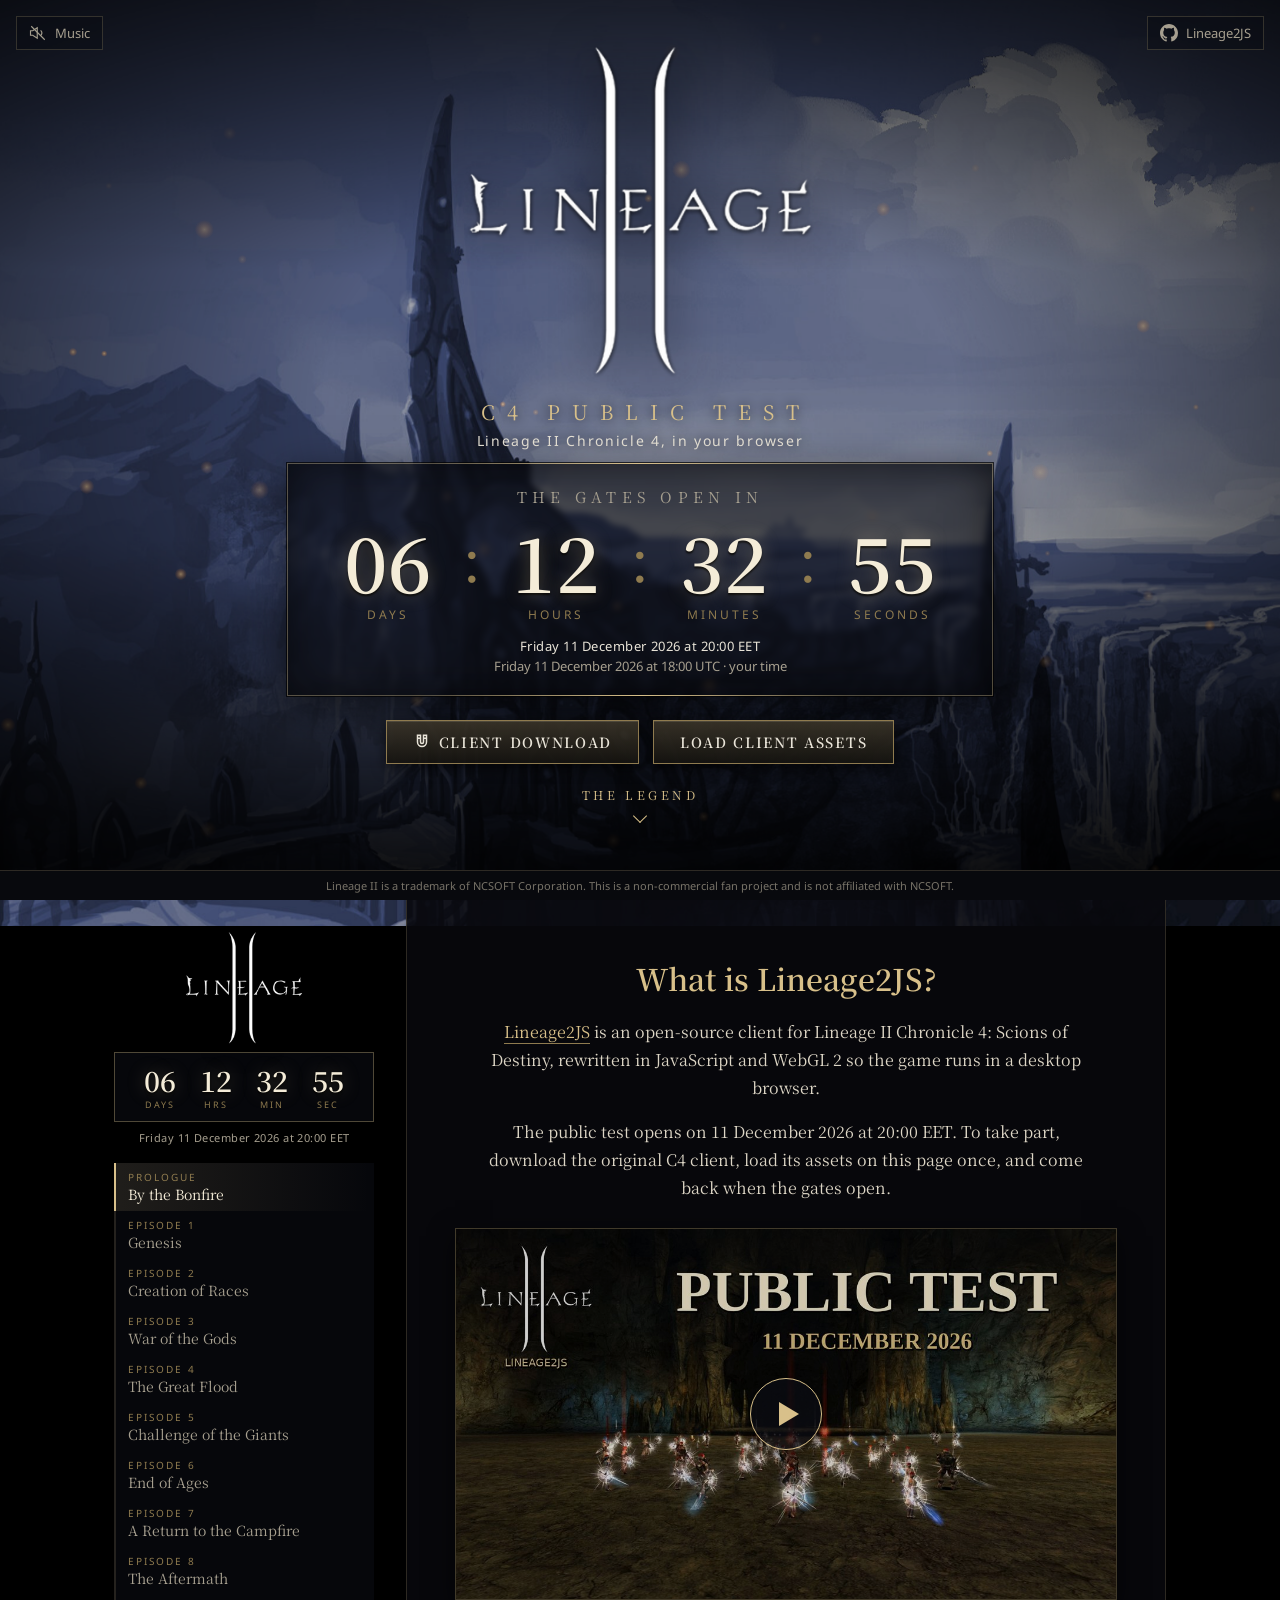
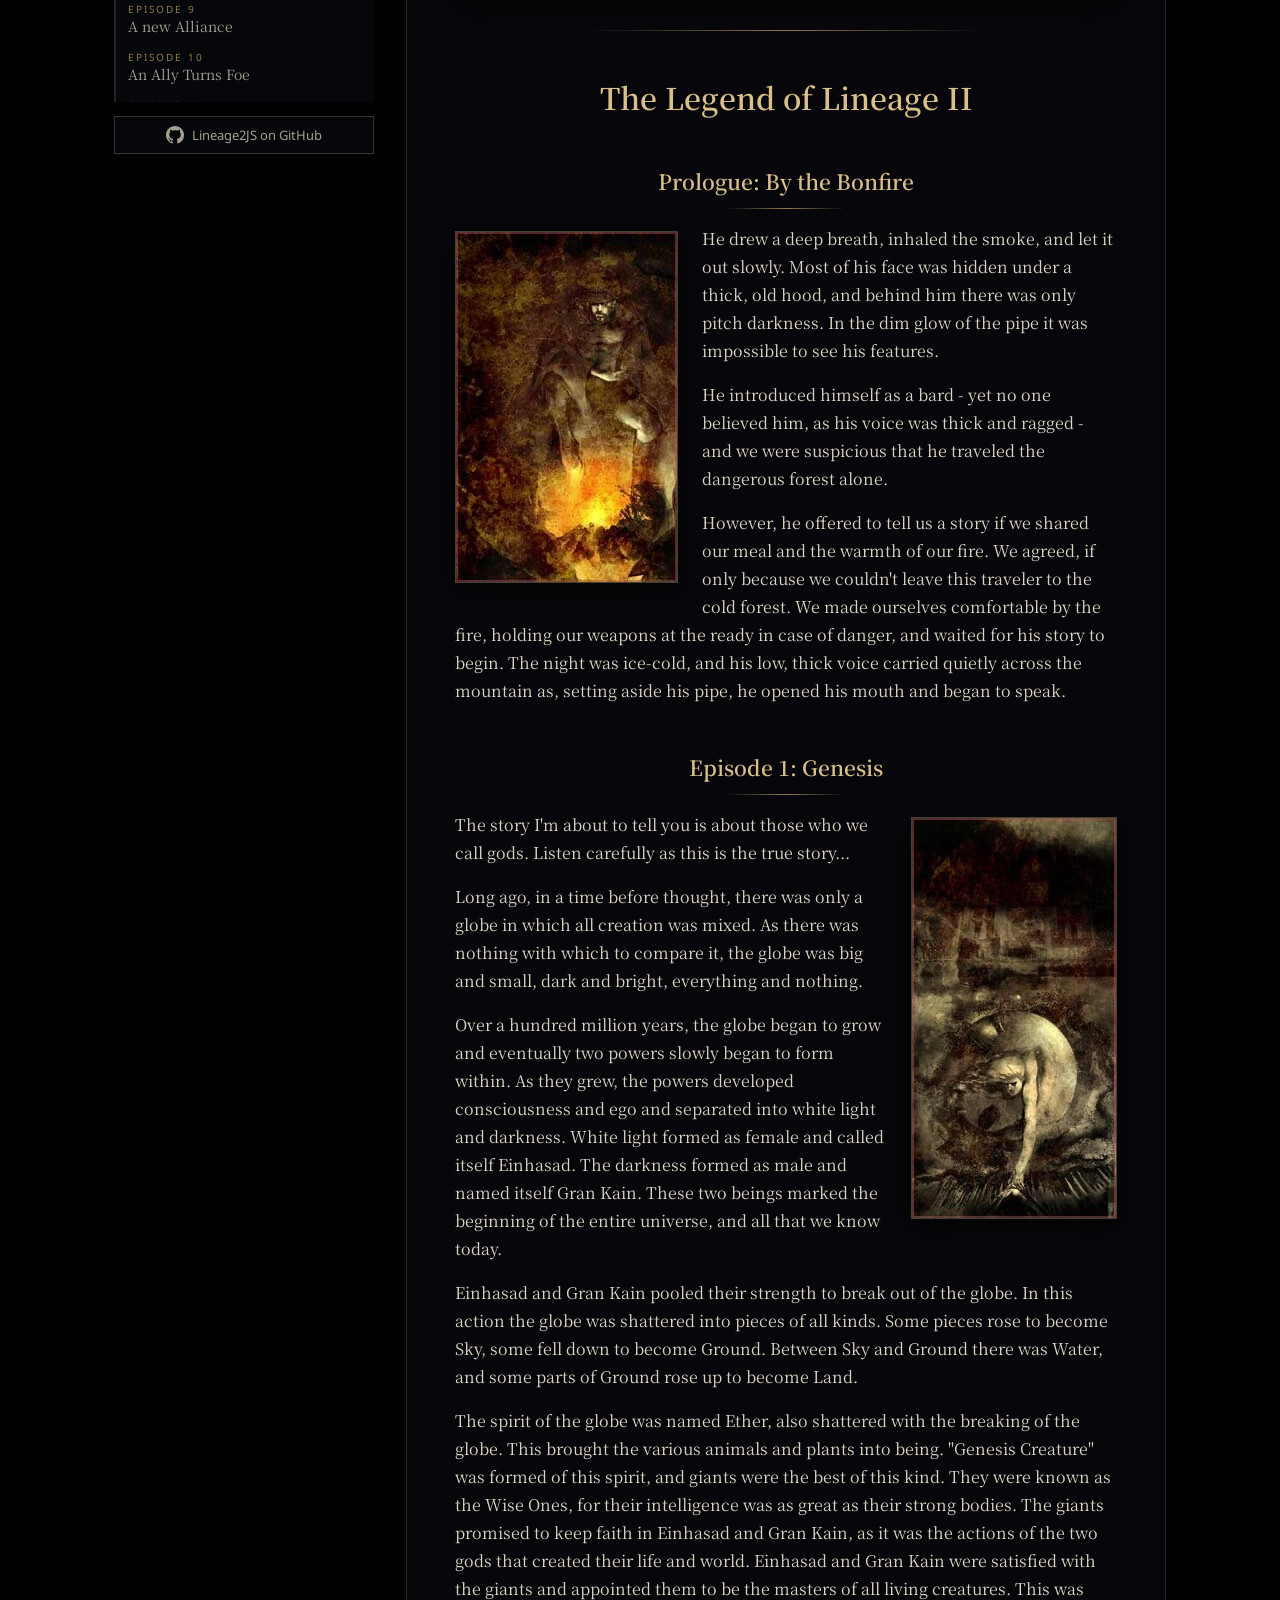
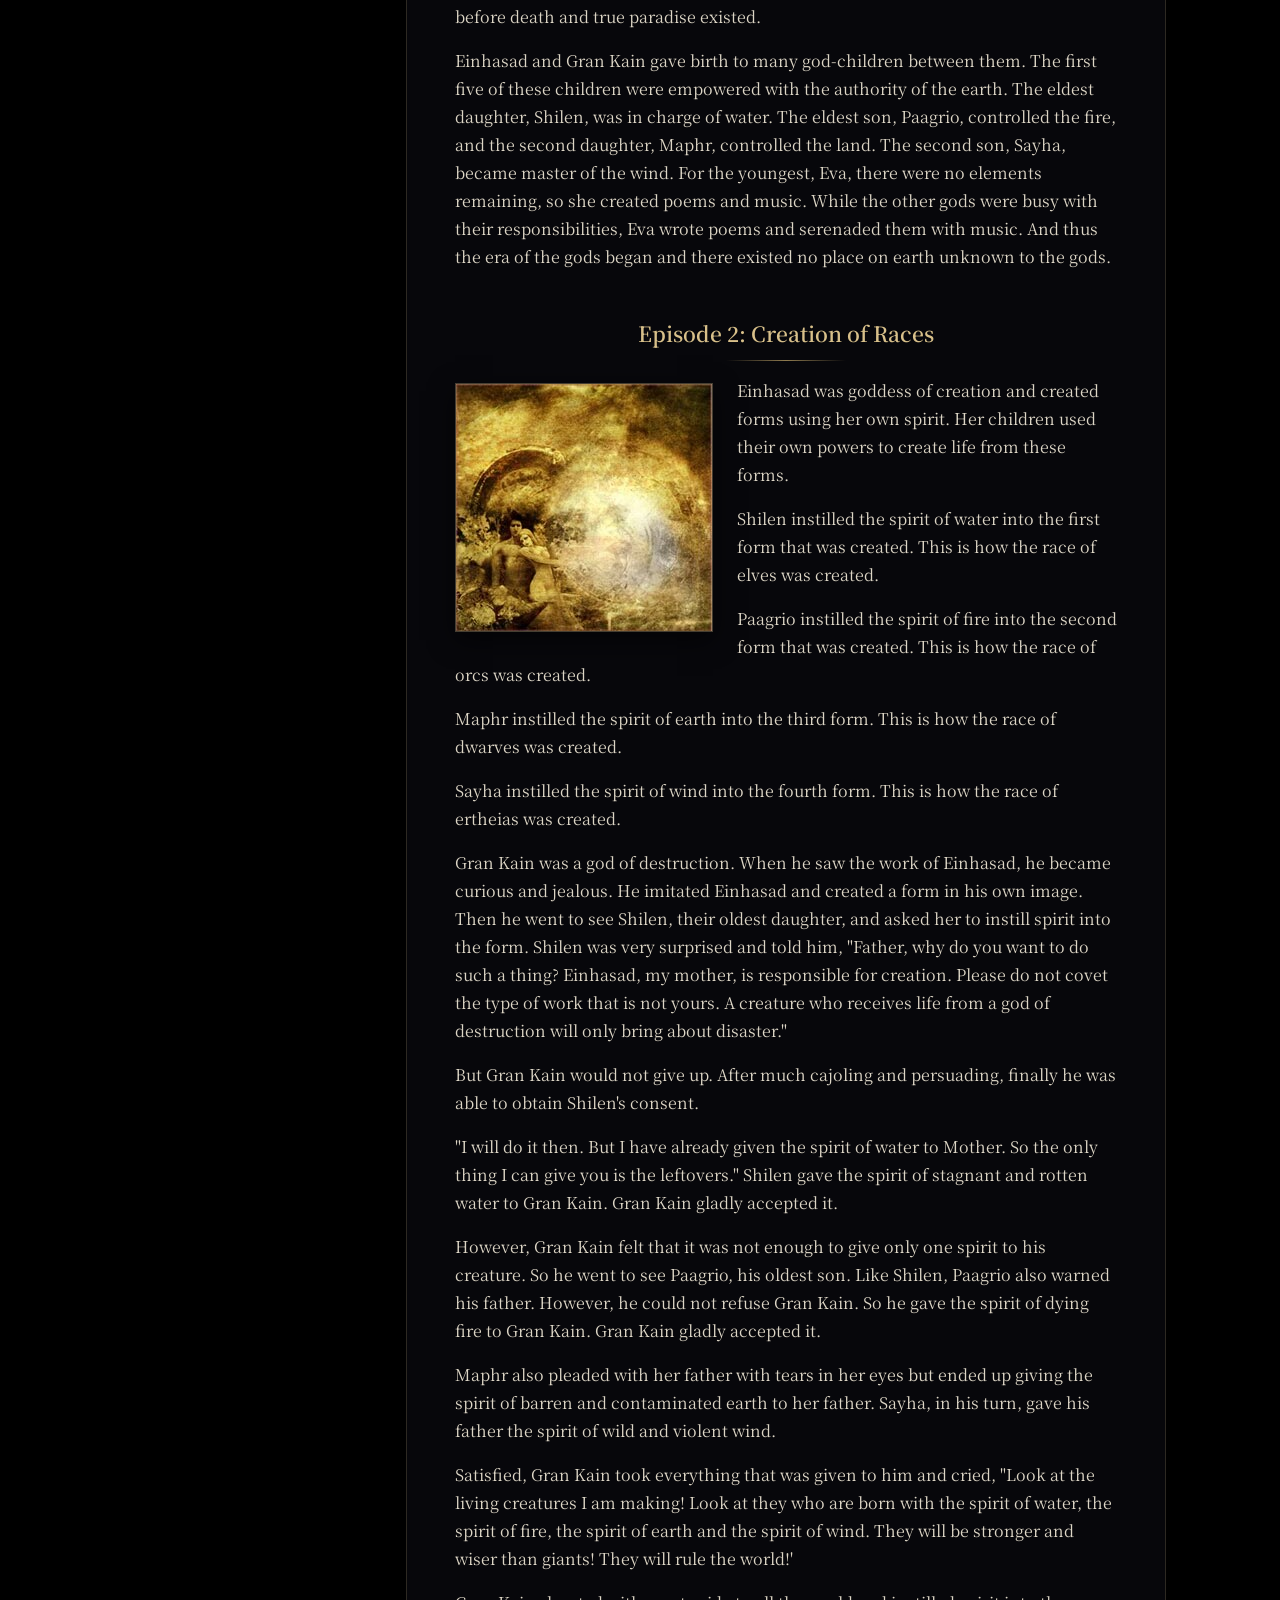
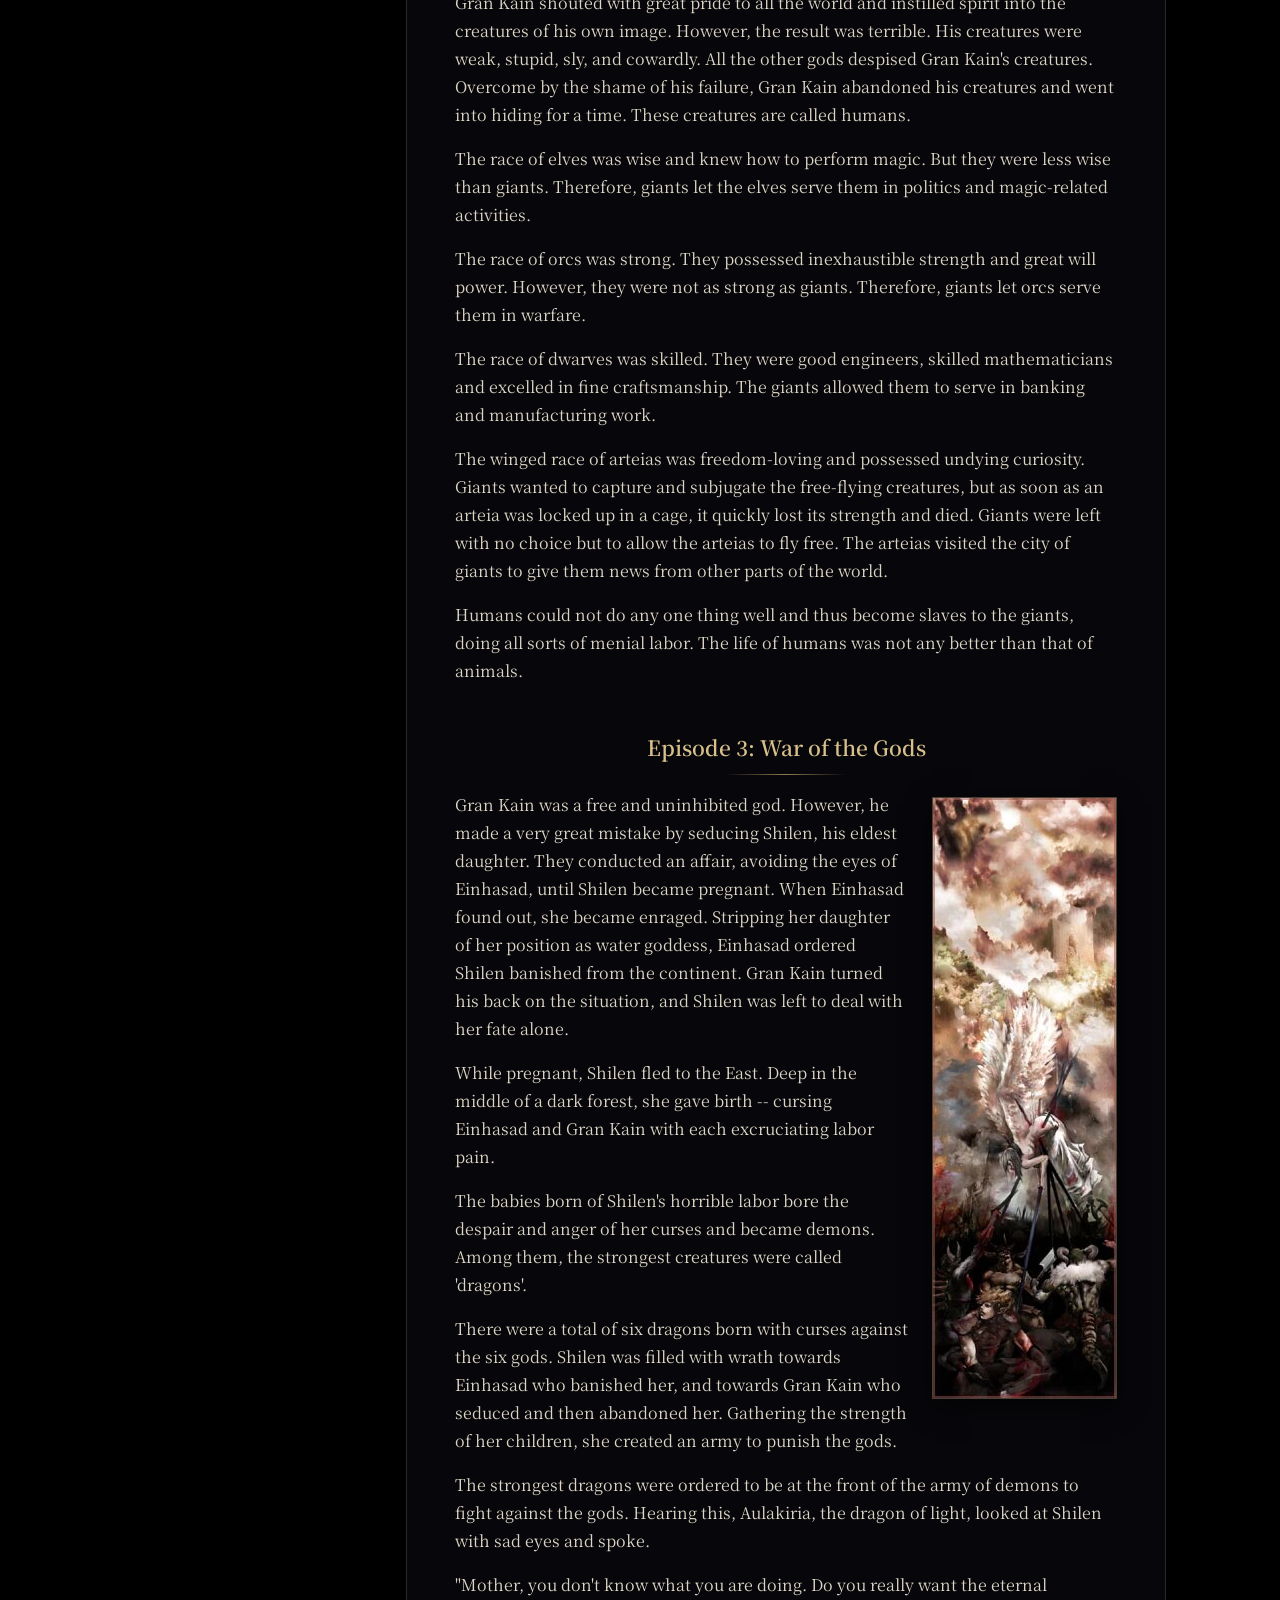
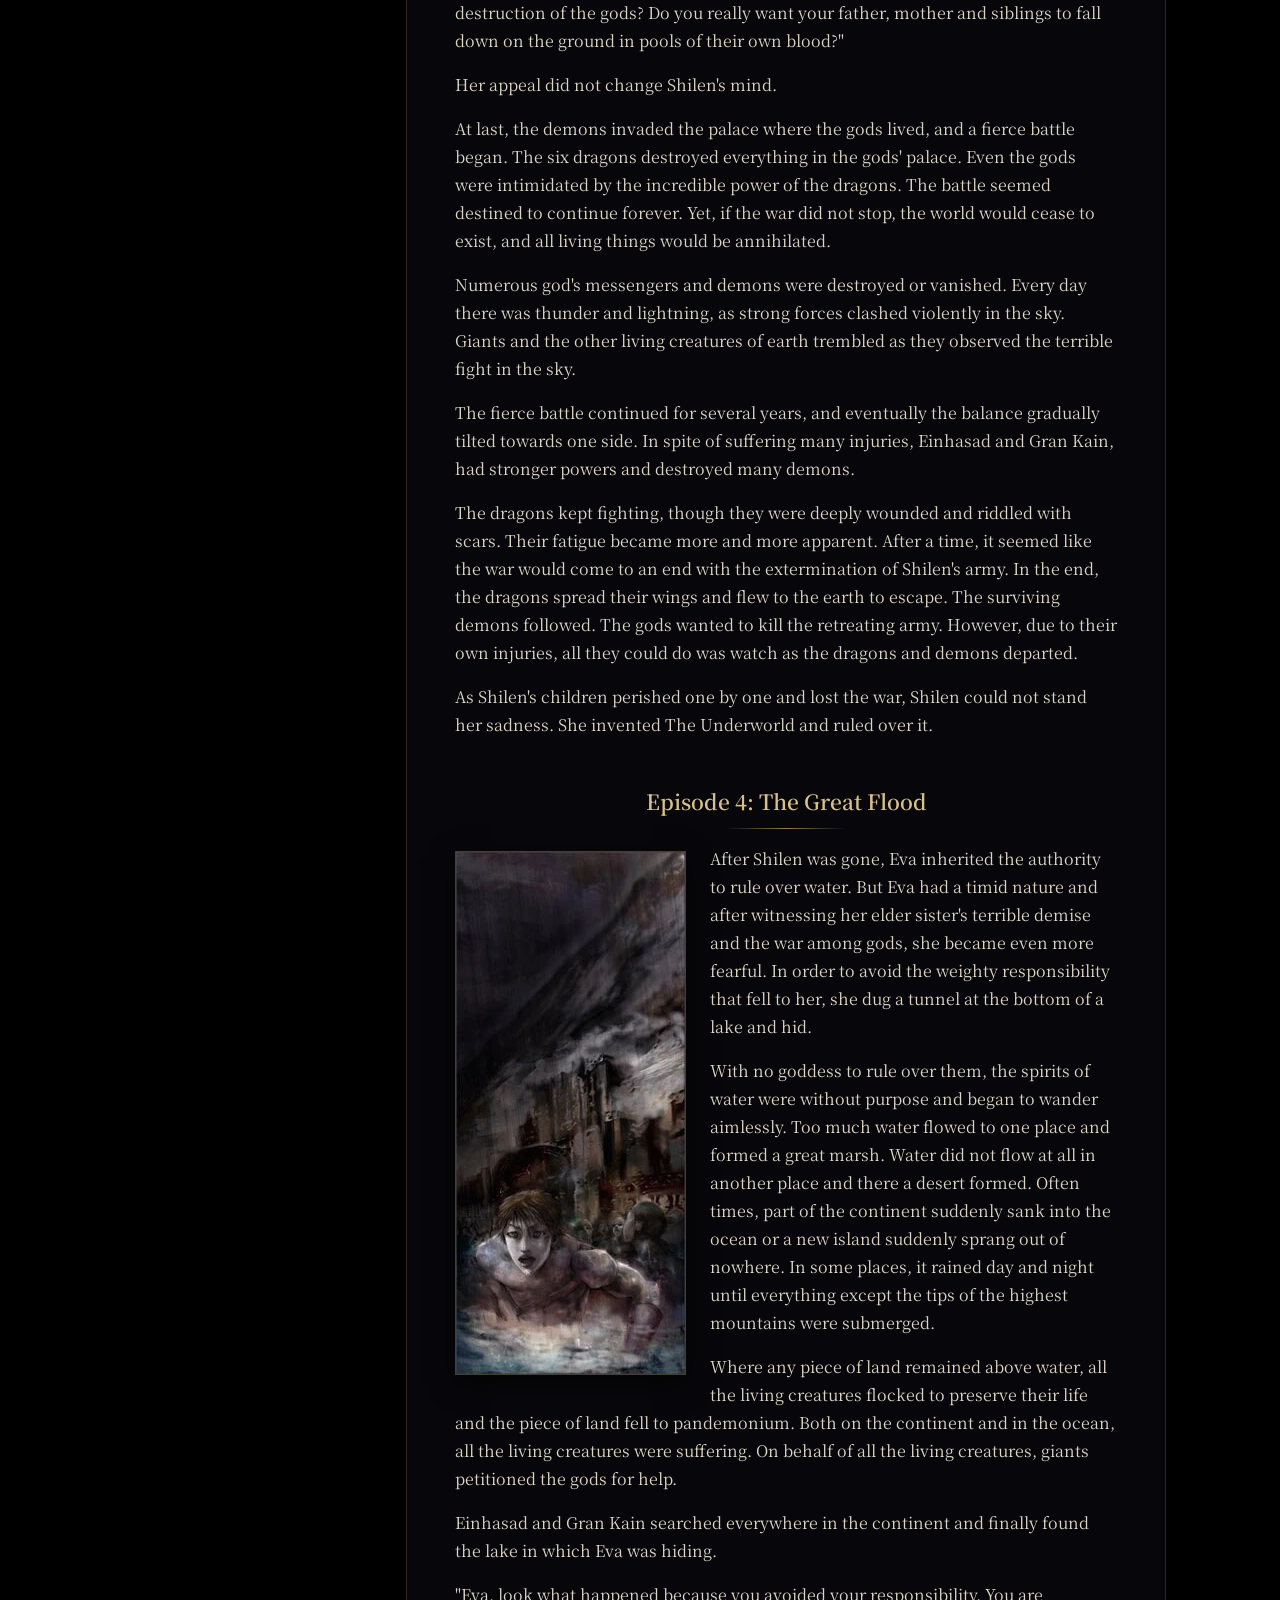
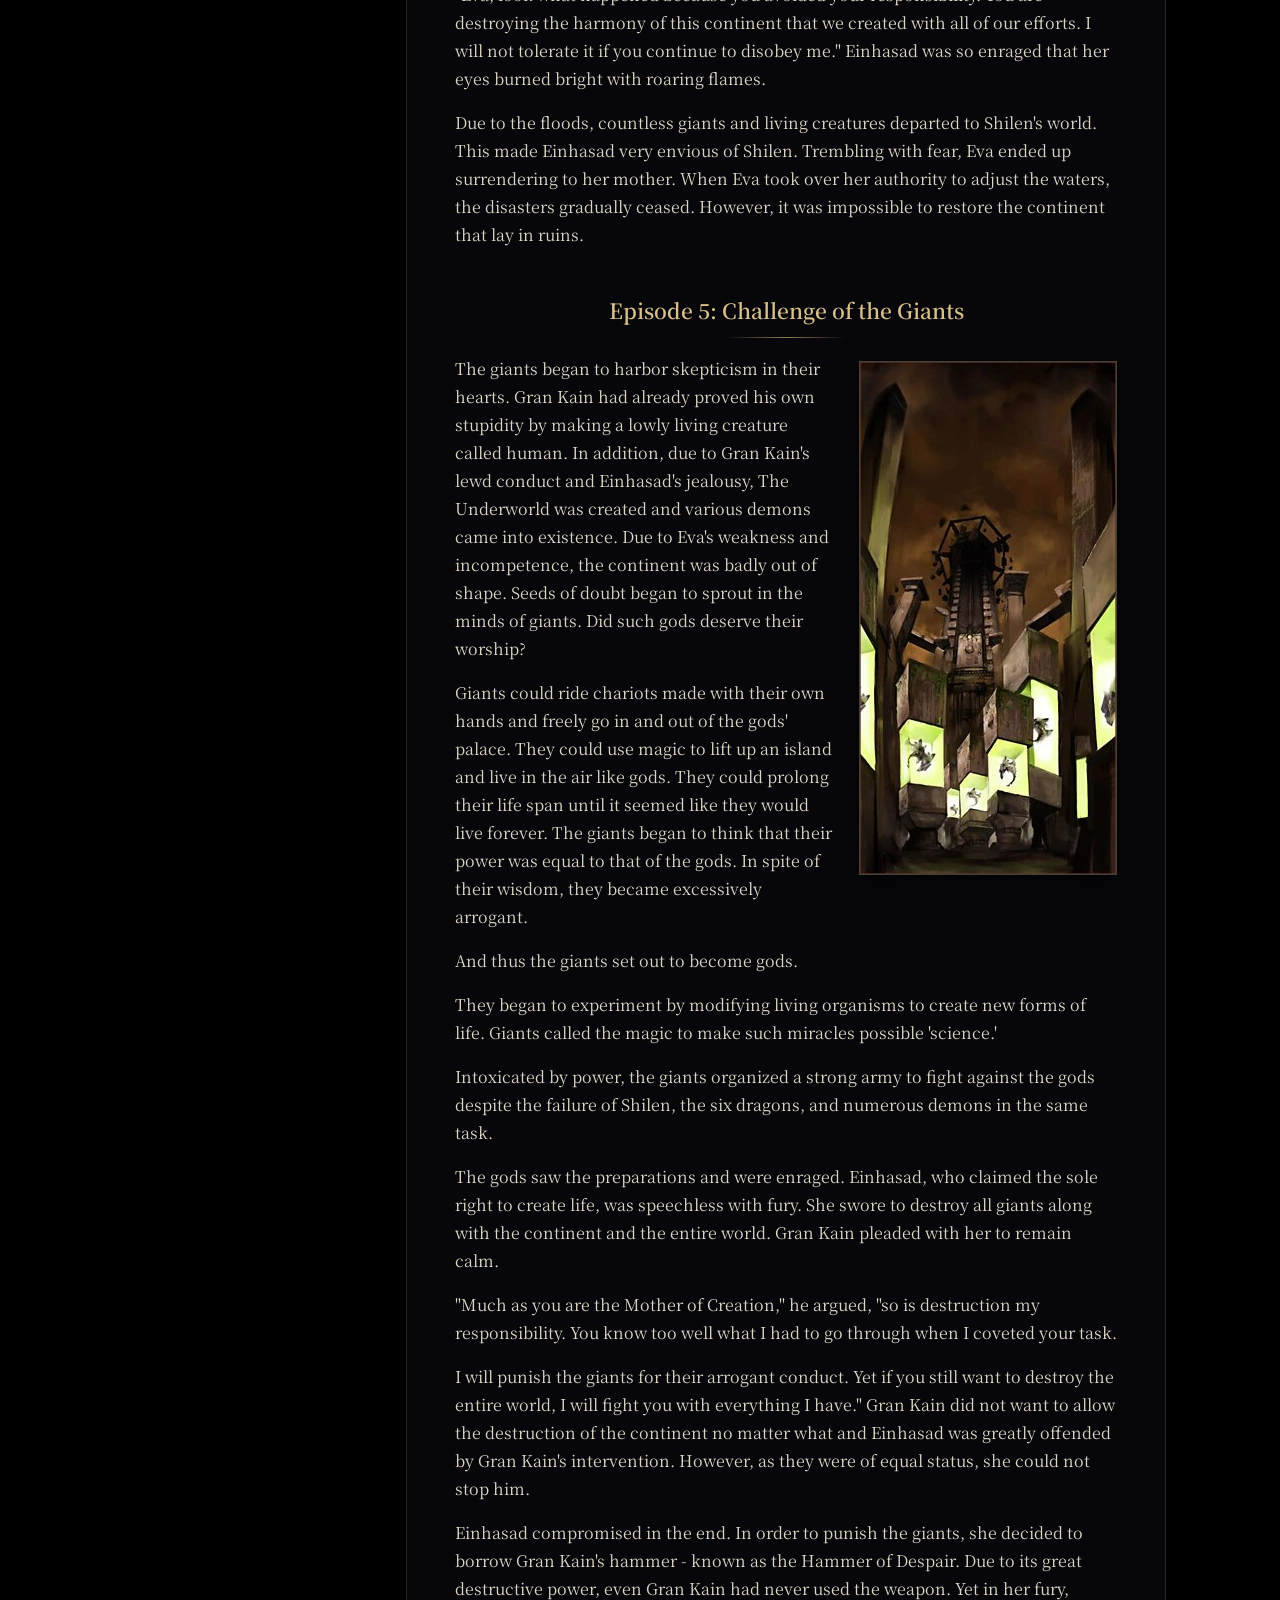
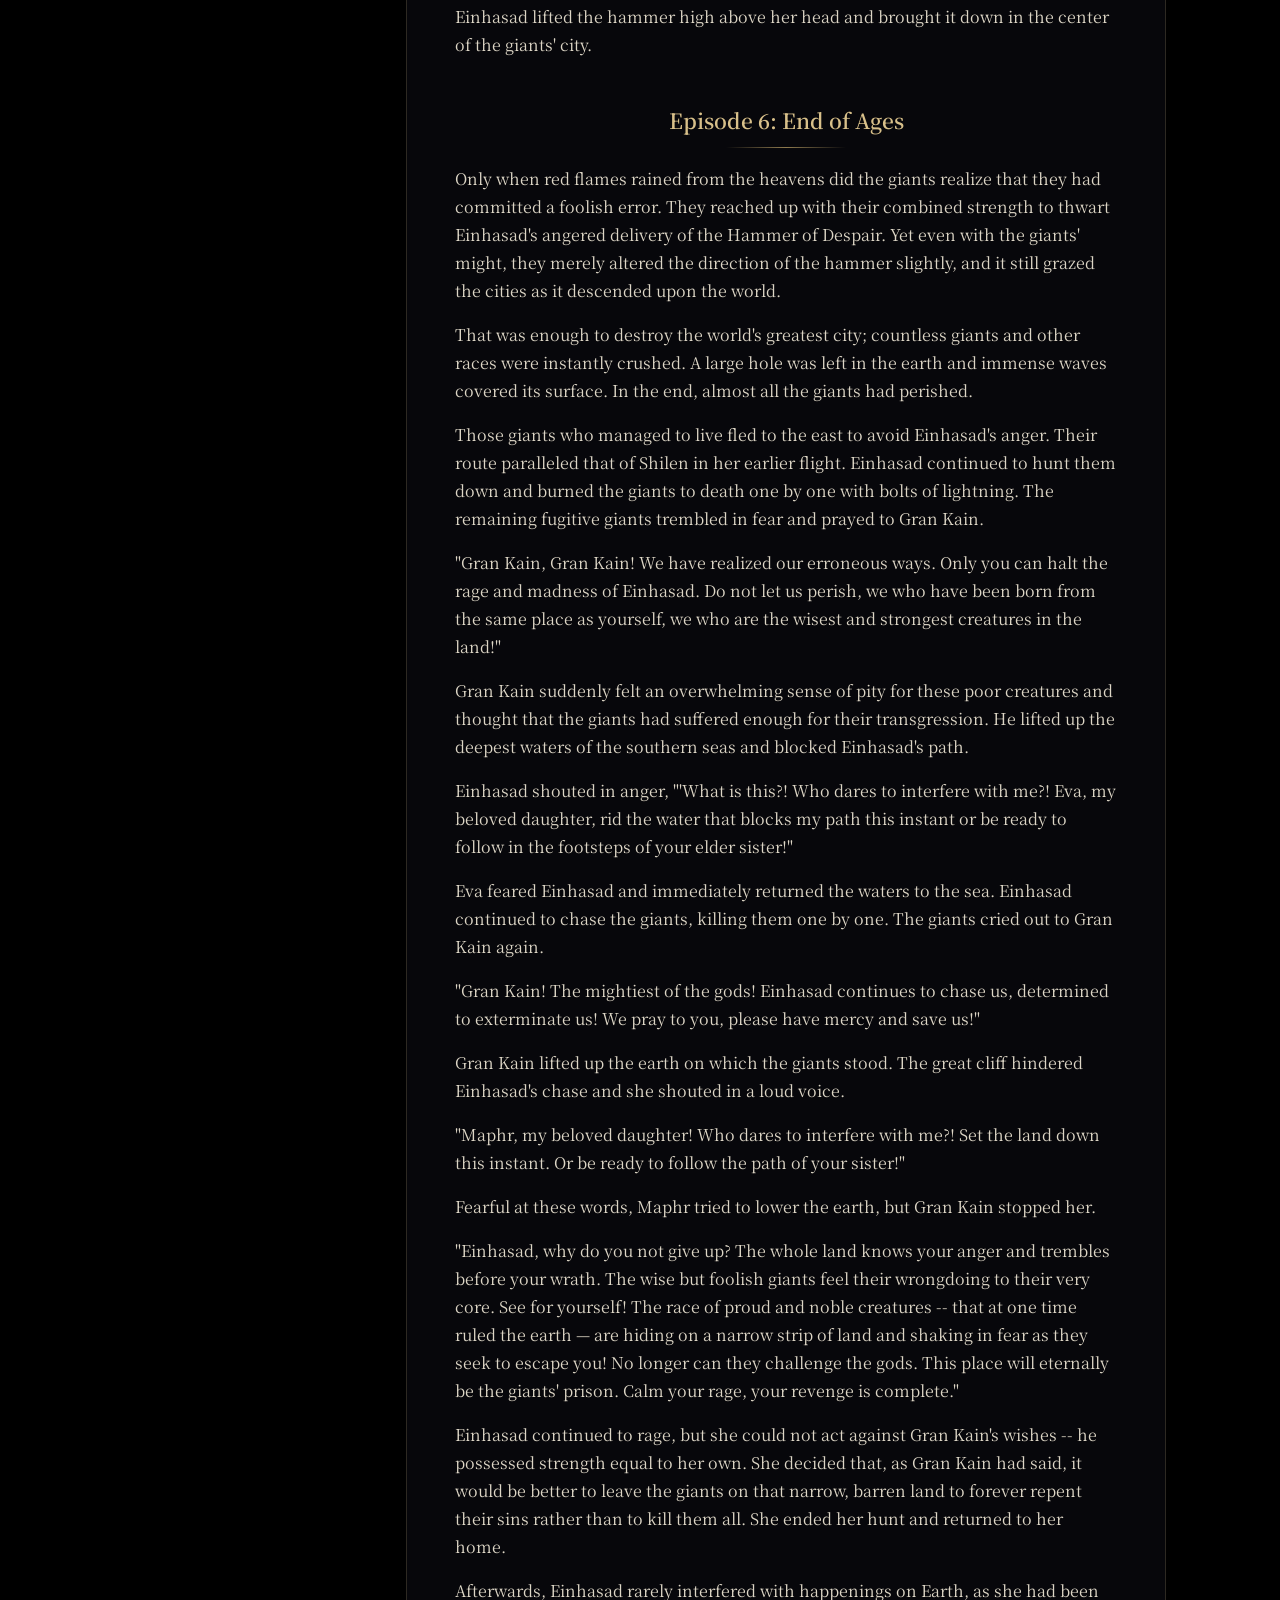
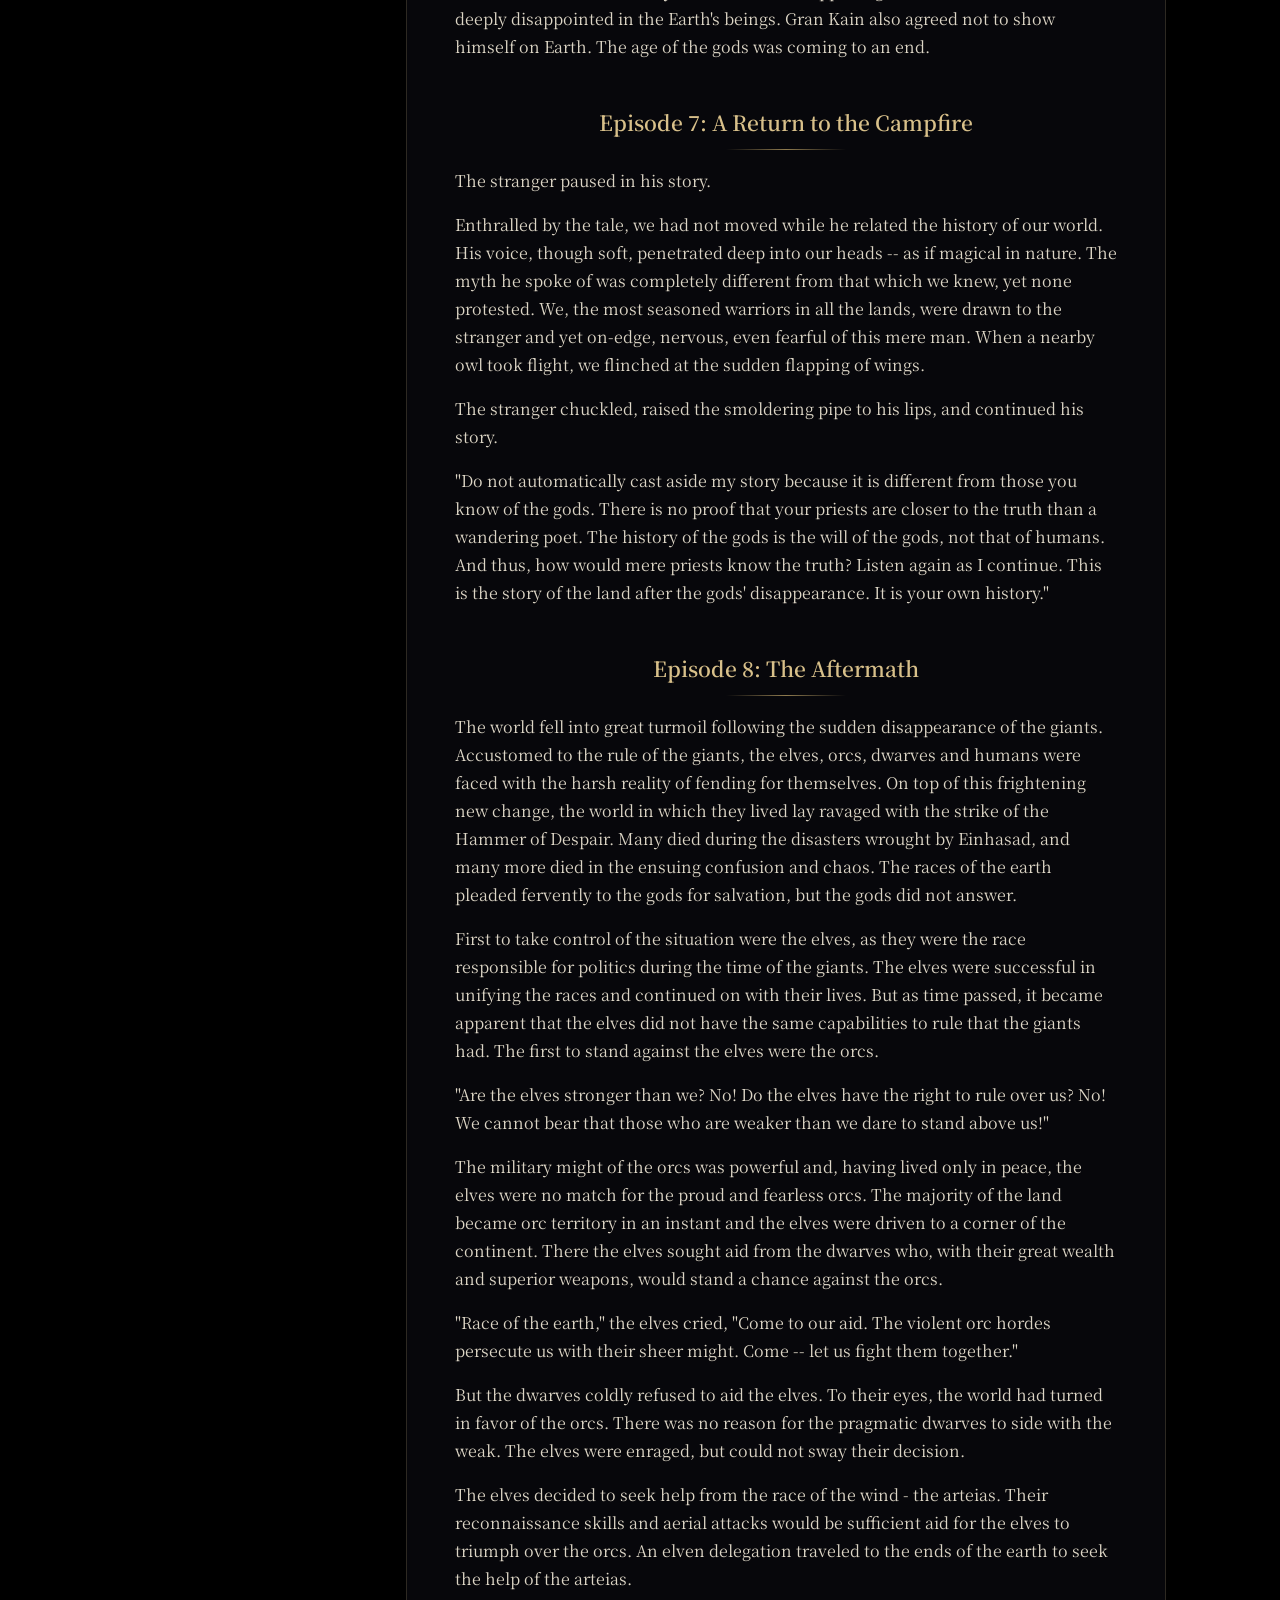
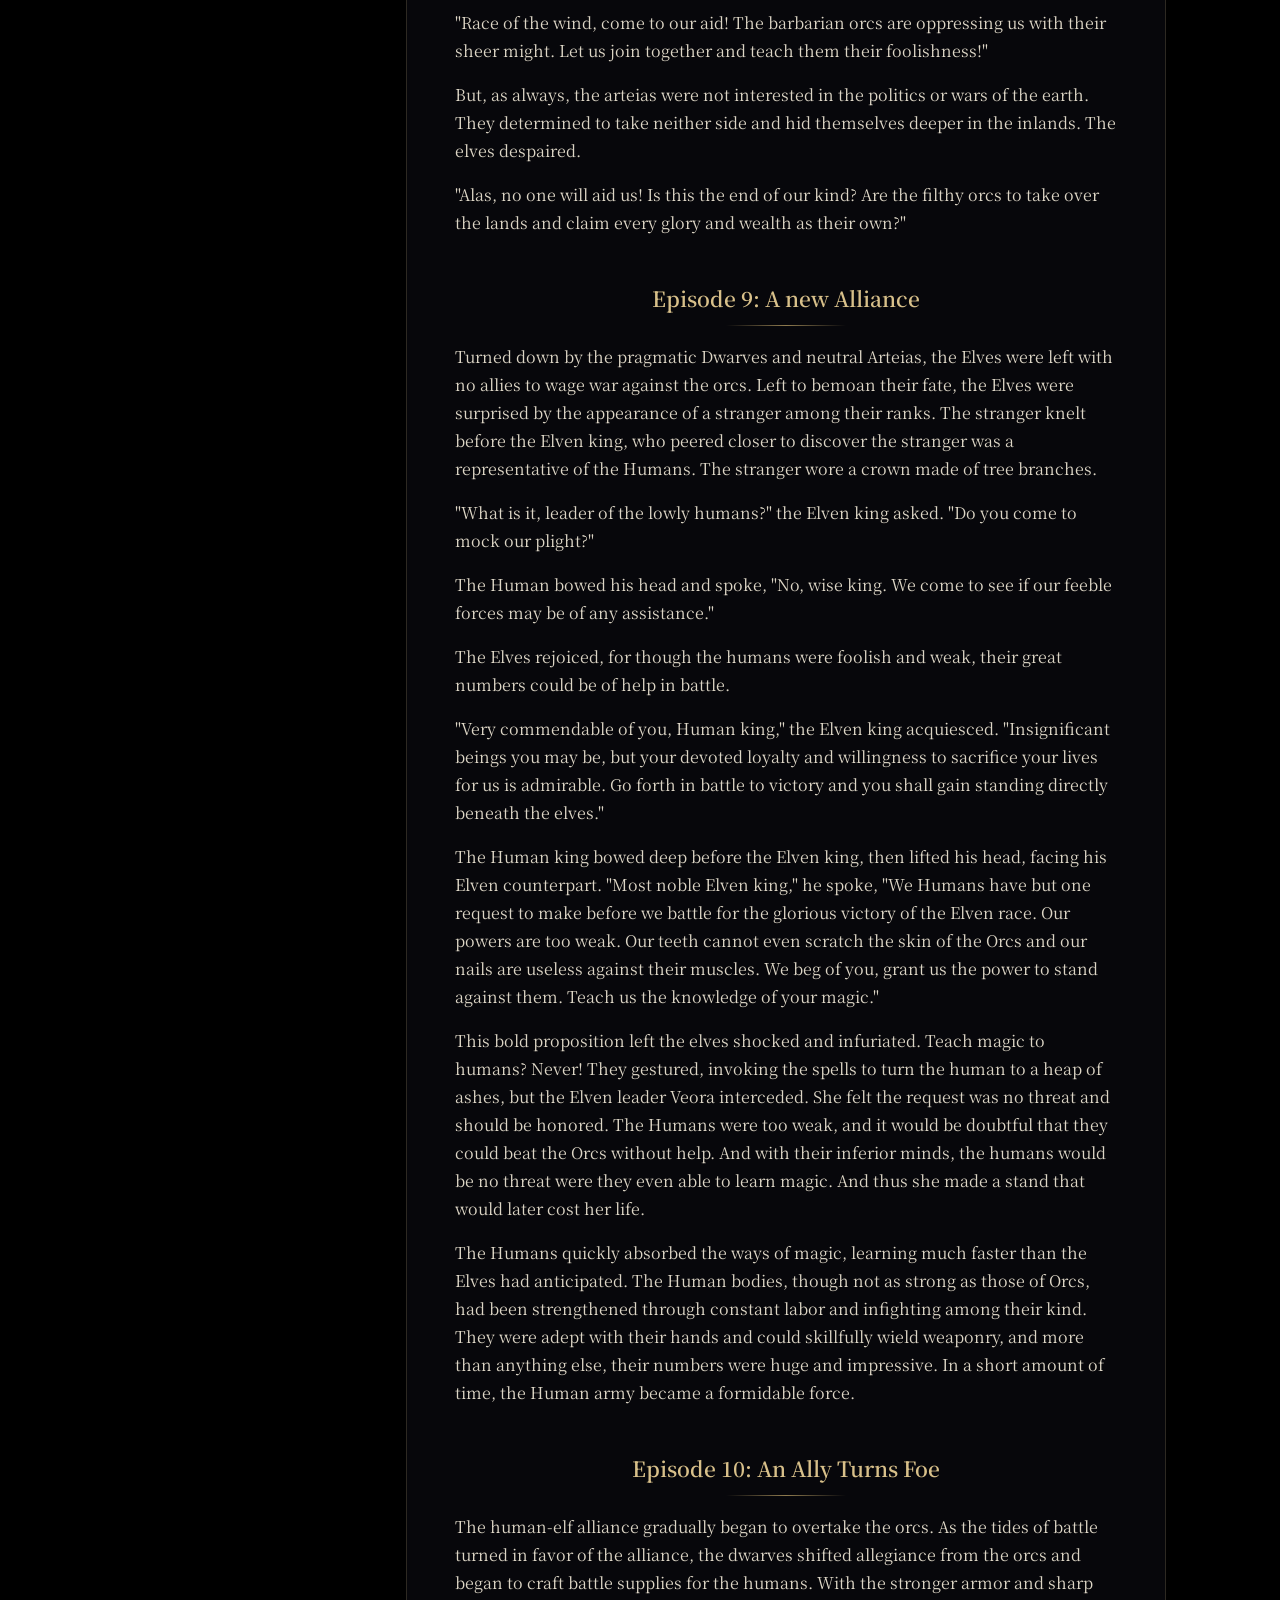
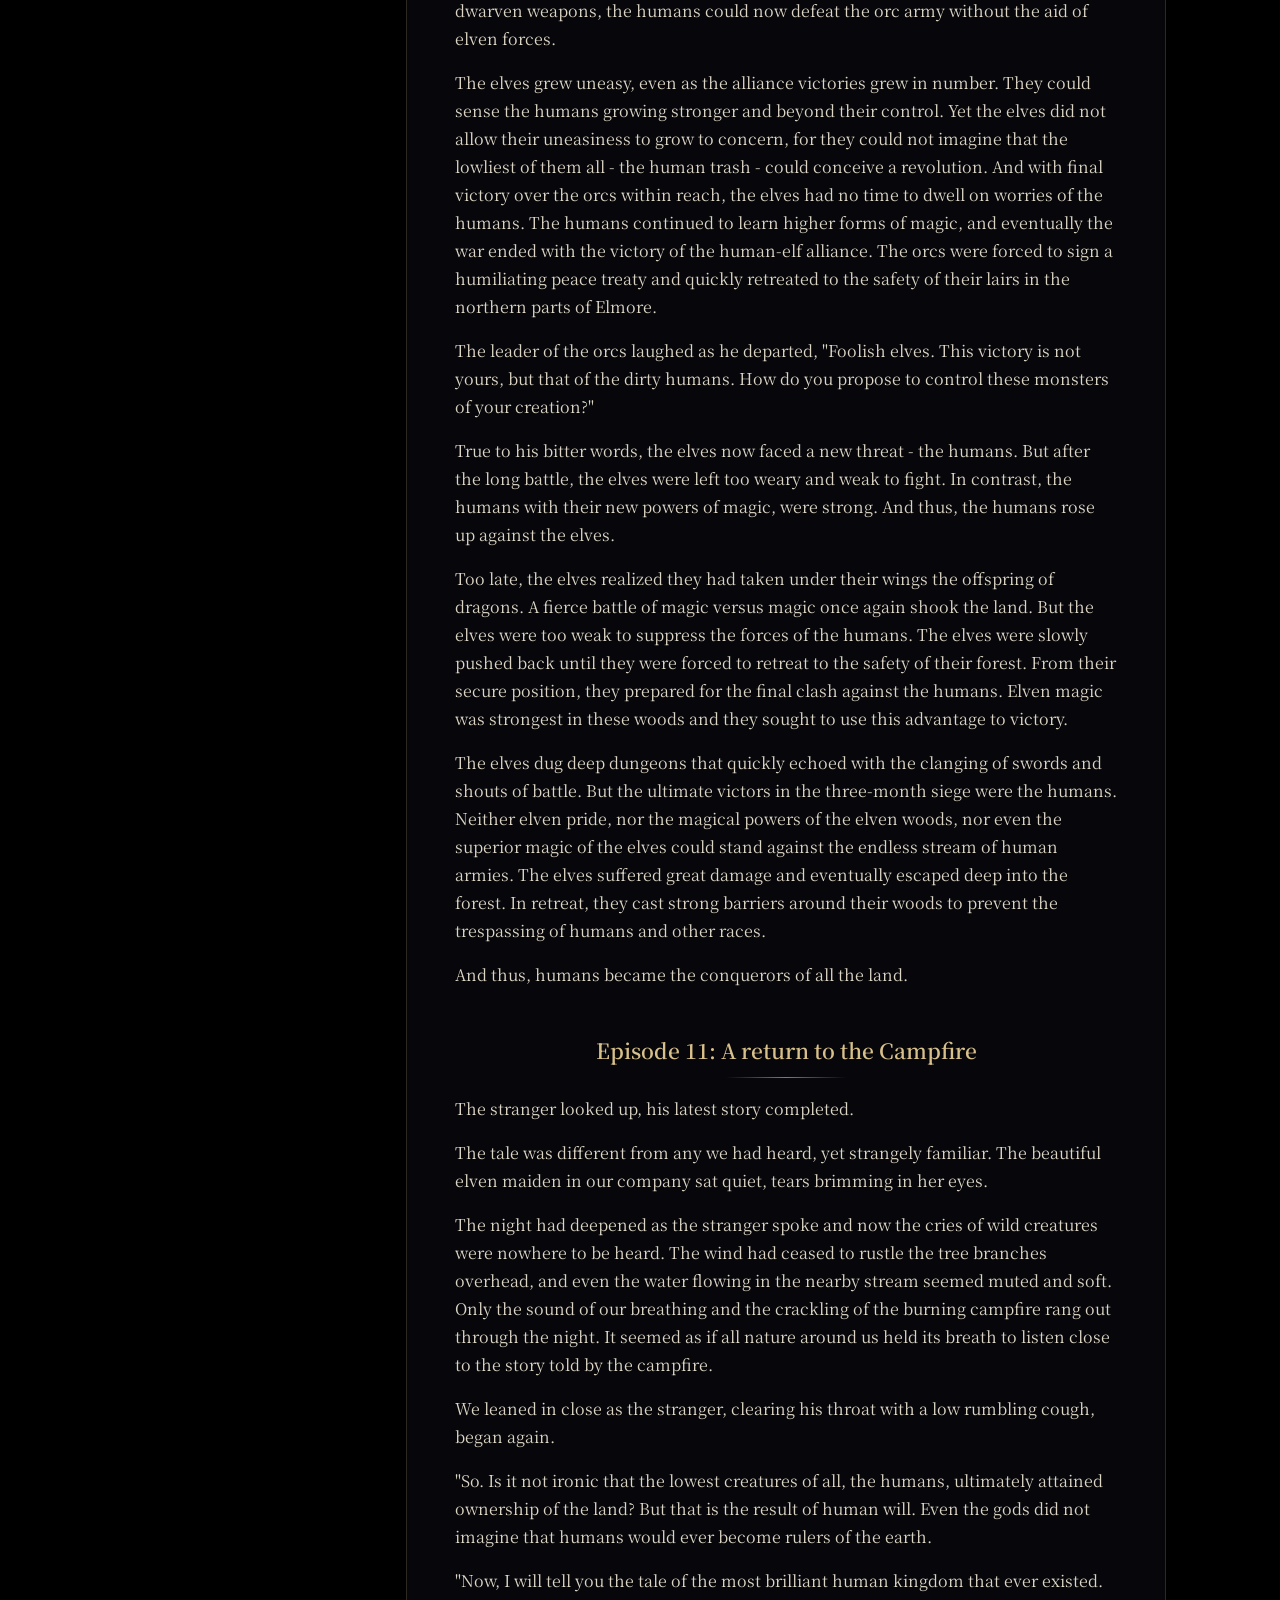
<file: index.html>
<!DOCTYPE html>
<html lang="en">

<head>
    <meta charset="UTF-8">
    <meta name="viewport" content="width=device-width, initial-scale=1.0">
    <title>Lineage2JS – Lineage II C4 in Your Browser | Public Test</title>
    <meta name="description" content="Lineage2JS is an open-source Lineage II Chronicle 4 client that runs in your desktop browser with WebGL. The public test opens 11 December 2026, 20:00 EET.">
    <link rel="canonical" href="https://legacy.ratchet.lt/">
    <meta name="google-site-verification" content="V1RH_xcDbbuW50pjVFX1nsUwHaeFYSgUza39wzt5ZzY">
    <meta property="og:type" content="website">
    <meta property="og:site_name" content="Lineage2JS">
    <meta property="og:url" content="https://legacy.ratchet.lt/">
    <meta property="og:title" content="Lineage2JS – Lineage II C4 in Your Browser">
    <meta property="og:description" content="An open-source Lineage II Chronicle 4 client that runs in your desktop browser. The public test opens 11 December 2026, 20:00 EET.">
    <meta property="og:image" content="https://legacy.ratchet.lt/art/share.jpg">
    <meta property="og:image:width" content="1200">
    <meta property="og:image:height" content="630">
    <meta name="twitter:card" content="summary_large_image">
    <link rel="icon" type="image/png" href="favicon.png">
    <link rel="preconnect" href="https://fonts.googleapis.com">
    <link rel="preconnect" href="https://fonts.gstatic.com" crossorigin>
    <link rel="stylesheet" href="https://fonts.googleapis.com/css2?family=Noto+Sans:wght@300;400;600&family=Noto+Serif+KR:wght@400;600;700&display=swap">
    <link rel="stylesheet" href="style.css">
    <link rel="preload" as="image" href="art/landscape-concept.jpg">
    <script type="application/ld+json">
    {
        "@context": "https://schema.org",
        "@type": "VideoGame",
        "name": "Lineage2JS",
        "url": "https://legacy.ratchet.lt/",
        "description": "An open-source Lineage II Chronicle 4 client that runs in a desktop browser with WebGL.",
        "image": "https://legacy.ratchet.lt/art/share.jpg",
        "genre": "MMORPG",
        "gamePlatform": "Web browser",
        "sameAs": "https://github.com/realratchet/Lineage2JS",
        "trailer": {
            "@type": "VideoObject",
            "name": "Lineage2JS public test trailer",
            "description": "Trailer for the Lineage2JS public test, which opens on 11 December 2026.",
            "thumbnailUrl": "https://i.ytimg.com/vi/MZZeinaJjYI/maxresdefault.jpg",
            "uploadDate": "2026-11-12T08:00:30-08:00",
            "duration": "PT3M11S",
            "embedUrl": "https://www.youtube.com/embed/MZZeinaJjYI",
            "url": "https://www.youtube.com/watch?v=MZZeinaJjYI"
        }
    }
    </script>
</head>

<body>
    <audio class="background-music" src="music/outro.ogg" loop preload="none"></audio>
    <div class="backdrop">
        <div class="slide" style="background-image: url('art/landscape-concept.jpg')"></div>
        <div class="slide" style="background-image: url('art/antharas-concept.jpg')"></div>
        <div class="slide" style="background-image: url('art/landscape-2.jpg')"></div>
    </div>
    <canvas class="embers"></canvas>
    <div class="vignette"></div>

    <button type="button" class="music-toggle reveal" aria-label="Play background music" aria-pressed="false" title="Play background music">
        <svg viewBox="0 0 24 24" width="18" height="18" fill="none" stroke="currentColor" stroke-width="1.5" aria-hidden="true"><path d="m11 5-6 4H2v6h3l6 4V5Z"/><path d="M15.5 8.5a5 5 0 0 1 0 7"/><path class="music-muted" d="m3 3 18 18"/></svg>
        <span>Music</span>
    </button>

    <a class="repo reveal" href="https://github.com/realratchet/Lineage2JS" target="_blank" rel="noopener">
        <svg viewBox="0 0 16 16" width="18" height="18" aria-hidden="true"><path fill="currentColor" d="M8 0C3.58 0 0 3.58 0 8c0 3.54 2.29 6.53 5.47 7.59.4.07.55-.17.55-.38 0-.19-.01-.82-.01-1.49-2.01.37-2.53-.49-2.69-.94-.09-.23-.48-.94-.82-1.13-.28-.15-.68-.52-.01-.53.63-.01 1.08.58 1.23.82.72 1.21 1.87.87 2.33.66.07-.52.28-.87.51-1.07-1.78-.2-3.64-.89-3.64-3.95 0-.87.31-1.59.82-2.15-.08-.2-.36-1.02.08-2.12 0 0 .67-.21 2.2.82.64-.18 1.32-.27 2-.27.68 0 1.36.09 2 .27 1.53-1.04 2.2-.82 2.2-.82.44 1.1.16 1.92.08 2.12.51.56.82 1.27.82 2.15 0 3.07-1.87 3.75-3.65 3.95.29.25.54.73.54 1.48 0 1.07-.01 1.93-.01 2.2 0 .21.15.46.55.38A8.013 8.013 0 0016 8c0-4.42-3.58-8-8-8z"/></svg>
        <span>Lineage2JS</span>
    </a>

    <main class="stage">
        <h1 class="heading">
            <img class="logo reveal" src="logo.png" width="1000" height="800" alt="Lineage II">
            <span class="title reveal">C4 Public Test</span>
        </h1>
        <p class="tagline reveal">Lineage II Chronicle 4, in your browser</p>

        <section class="panel reveal" aria-live="polite">
            <div class="panel-heading">The gates open in</div>
            <div class="timer">
                <div class="unit"><span class="value" data-unit="days">00</span><span class="label">Days</span></div>
                <div class="sep">:</div>
                <div class="unit"><span class="value" data-unit="hours">00</span><span class="label">Hours</span></div>
                <div class="sep">:</div>
                <div class="unit"><span class="value" data-unit="minutes">00</span><span class="label">Minutes</span></div>
                <div class="sep">:</div>
                <div class="unit"><span class="value" data-unit="seconds">00</span><span class="label">Seconds</span></div>
            </div>
            <div class="date">
                <span class="date-server"><time datetime="2026-12-11T20:00:00+02:00">Friday 11 December 2026 at 20:00 EET</time></span>
                <span class="date-local"></span>
            </div>
        </section>

        <div class="actions reveal">
            <a class="button" href="magnet:?xt=urn:btih:7065390fefaee53bec4fd6fe71a98d15f7e6ddf5&amp;dn=Lineage%20II%20Chronicle%204%20-%20Scions%20of%20Destiny&amp;tr=udp%3A%2F%2Ftracker.opentrackr.org%3A1337%2Fannounce&amp;tr=udp%3A%2F%2Fopen.demonii.com%3A1337%2Fannounce&amp;tr=udp%3A%2F%2Ftracker.torrent.eu.org%3A451%2Fannounce">
                <svg viewBox="0 0 24 24" width="18" height="18" fill="none" stroke="currentColor" stroke-width="2" aria-hidden="true"><path d="M6 3v9a6 6 0 0 0 12 0V3h-4v9a2 2 0 0 1-4 0V3Z"/><path d="M6 7h4m4 0h4"/></svg>
                Client download
            </a>
            <a class="button" href="game/" data-action="load">Load Client Assets</a>
        </div>

        <p class="desktop-only reveal">The public test is available on desktop only.<br>Visit this page from a computer to download the client and load its assets.</p>

        <a class="lore-hint reveal" href="#lore">The Legend<span aria-hidden="true"></span></a>
    </main>

    <div class="chronicle">
        <aside class="sidebar">
            <img class="sidebar-logo" src="logo.png" width="1000" height="800" alt="">
            <div class="mini-timer">
                <div class="mini-unit"><span class="value" data-unit="days">00</span><span class="label">Days</span></div>
                <div class="mini-unit"><span class="value" data-unit="hours">00</span><span class="label">Hrs</span></div>
                <div class="mini-unit"><span class="value" data-unit="minutes">00</span><span class="label">Min</span></div>
                <div class="mini-unit"><span class="value" data-unit="seconds">00</span><span class="label">Sec</span></div>
            </div>
            <div class="mini-date date-server"></div>
            <div class="current-chapter"></div>
            <nav class="chapters" aria-label="Chapters">
                <a href="#chapter-0"><span class="chapter-label">Prologue</span><span class="chapter-name">By the Bonfire</span></a>
                <a href="#chapter-1"><span class="chapter-label">Episode 1</span><span class="chapter-name">Genesis</span></a>
                <a href="#chapter-2"><span class="chapter-label">Episode 2</span><span class="chapter-name">Creation of Races</span></a>
                <a href="#chapter-3"><span class="chapter-label">Episode 3</span><span class="chapter-name">War of the Gods</span></a>
                <a href="#chapter-4"><span class="chapter-label">Episode 4</span><span class="chapter-name">The Great Flood</span></a>
                <a href="#chapter-5"><span class="chapter-label">Episode 5</span><span class="chapter-name">Challenge of the Giants</span></a>
                <a href="#chapter-6"><span class="chapter-label">Episode 6</span><span class="chapter-name">End of Ages</span></a>
                <a href="#chapter-7"><span class="chapter-label">Episode 7</span><span class="chapter-name">A Return to the Campfire</span></a>
                <a href="#chapter-8"><span class="chapter-label">Episode 8</span><span class="chapter-name">The Aftermath</span></a>
                <a href="#chapter-9"><span class="chapter-label">Episode 9</span><span class="chapter-name">A new Alliance</span></a>
                <a href="#chapter-10"><span class="chapter-label">Episode 10</span><span class="chapter-name">An Ally Turns Foe</span></a>
                <a href="#chapter-11"><span class="chapter-label">Episode 11</span><span class="chapter-name">A return to the Campfire</span></a>
                <a href="#chapter-12"><span class="chapter-label">Episode 12</span><span class="chapter-name">History Rewritten</span></a>
                <a href="#chapter-13"><span class="chapter-label">Episode 13</span><span class="chapter-name">Elmoreden and Perios</span></a>
                <a href="#chapter-14"><span class="chapter-label">Episode 14</span><span class="chapter-name">Beleth and the Ivory Tower</span></a>
                <a href="#chapter-15"><span class="chapter-label">Episode 15</span><span class="chapter-name">Elven Discord</span></a>
                <a href="#chapter-16"><span class="chapter-label">Episode 16</span><span class="chapter-name">End of a Golden Age</span></a>
                <a href="#chapter-17"><span class="chapter-label">Episode 17</span><span class="chapter-name">A Return to the Campfire</span></a>
                <a href="#chapter-18"><span class="chapter-label">Episode 18</span><span class="chapter-name">Battle for the Continent</span></a>
                <a href="#chapter-19"><span class="chapter-label">Episode 19</span><span class="chapter-name">The Rise of Two Kingdoms</span></a>
                <a href="#chapter-20"><span class="chapter-label">Episode 20</span><span class="chapter-name">The Heirs to the Land</span></a>
                <a href="#chapter-21"><span class="chapter-label">Episode 21</span><span class="chapter-name">Epilogue</span></a>
            </nav>
            <a class="sidebar-repo" href="https://github.com/realratchet/Lineage2JS" target="_blank" rel="noopener" aria-label="Lineage2JS on GitHub">
                <svg viewBox="0 0 16 16" width="18" height="18" aria-hidden="true"><path fill="currentColor" d="M8 0C3.58 0 0 3.58 0 8c0 3.54 2.29 6.53 5.47 7.59.4.07.55-.17.55-.38 0-.19-.01-.82-.01-1.49-2.01.37-2.53-.49-2.69-.94-.09-.23-.48-.94-.82-1.13-.28-.15-.68-.52-.01-.53.63-.01 1.08.58 1.23.82.72 1.21 1.87.87 2.33.66.07-.52.28-.87.51-1.07-1.78-.2-3.64-.89-3.64-3.95 0-.87.31-1.59.82-2.15-.08-.2-.36-1.02.08-2.12 0 0 .67-.21 2.2.82.64-.18 1.32-.27 2-.27.68 0 1.36.09 2 .27 1.53-1.04 2.2-.82 2.2-.82.44 1.1.16 1.92.08 2.12.51.56.82 1.27.82 2.15 0 3.07-1.87 3.75-3.65 3.95.29.25.54.73.54 1.48 0 1.07-.01 1.93-.01 2.2 0 .21.15.46.55.38A8.013 8.013 0 0016 8c0-4.42-3.58-8-8-8z"/></svg>
                <span>Lineage2JS on GitHub</span>
            </a>
        </aside>

        <section class="lore" id="lore">
            <div class="about">
                <h2 class="lore-heading">What is Lineage2JS?</h2>
                <p><a href="https://github.com/realratchet/Lineage2JS" target="_blank" rel="noopener">Lineage2JS</a> is an open-source client for Lineage II Chronicle 4: Scions of Destiny, rewritten in JavaScript and WebGL 2 so the game runs in a desktop browser.</p>
                <p>The public test opens on 11 December 2026 at 20:00 EET. To take part, download the original C4 client, load its assets on this page once, and come back when the gates open.</p>
                <a class="trailer" href="https://www.youtube.com/watch?v=MZZeinaJjYI" target="_blank" rel="noopener" aria-label="Watch the Lineage2JS public test trailer">
                    <img src="art/share.jpg" width="1200" height="630" alt="" loading="lazy">
                    <span class="trailer-play" aria-hidden="true"></span>
                </a>
            </div>
            <h2 class="lore-heading">The Legend of Lineage II</h2>
            <div class="lore-text">
                <h3 id="chapter-0">Prologue: By the Bonfire</h3>
                <img class="lore-art lore-art-left" src="art/lore/legend-00.jpg" width="221" height="350" alt="Hooded bard seated above a campfire at night" loading="lazy">
                <p>He drew a deep breath, inhaled the smoke, and let it out slowly. Most of his face was hidden under a thick, old hood, and behind him there was only pitch darkness. In the dim glow of the pipe it was impossible to see his features.</p>
                <p>He introduced himself as a bard - yet no one believed him, as his voice was thick and ragged - and we were suspicious that he traveled the dangerous forest alone.</p>
                <p>However, he offered to tell us a story if we shared our meal and the warmth of our fire. We agreed, if only because we couldn't leave this traveler to the cold forest. We made ourselves comfortable by the fire, holding our weapons at the ready in case of danger, and waited for his story to begin. The night was ice-cold, and his low, thick voice carried quietly across the mountain as, setting aside his pipe, he opened his mouth and began to speak.</p>
                <h3 id="chapter-1">Episode 1: Genesis</h3>
                <img class="lore-art lore-art-right" src="art/lore/legend-01.jpg" width="204" height="400" alt="Pale figure curled inside a sphere beneath dark ruins" loading="lazy">
                <p>The story I'm about to tell you is about those who we call gods. Listen carefully as this is the true story...</p>
                <p>Long ago, in a time before thought, there was only a globe in which all creation was mixed. As there was nothing with which to compare it, the globe was big and small, dark and bright, everything and nothing.</p>
                <p>Over a hundred million years, the globe began to grow and eventually two powers slowly began to form within. As they grew, the powers developed consciousness and ego and separated into white light and darkness. White light formed as female and called itself Einhasad. The darkness formed as male and named itself Gran Kain. These two beings marked the beginning of the entire universe, and all that we know today.</p>
                <p>Einhasad and Gran Kain pooled their strength to break out of the globe. In this action the globe was shattered into pieces of all kinds. Some pieces rose to become Sky, some fell down to become Ground. Between Sky and Ground there was Water, and some parts of Ground rose up to become Land.</p>
                <p>The spirit of the globe was named Ether, also shattered with the breaking of the globe. This brought the various animals and plants into being. &quot;Genesis Creature&quot; was formed of this spirit, and giants were the best of this kind. They were known as the Wise Ones, for their intelligence was as great as their strong bodies. The giants promised to keep faith in Einhasad and Gran Kain, as it was the actions of the two gods that created their life and world. Einhasad and Gran Kain were satisfied with the giants and appointed them to be the masters of all living creatures. This was before death and true paradise existed.</p>
                <p>Einhasad and Gran Kain gave birth to many god-children between them. The first five of these children were empowered with the authority of the earth. The eldest daughter, Shilen, was in charge of water. The eldest son, Paagrio, controlled the fire, and the second daughter, Maphr, controlled the land. The second son, Sayha, became master of the wind. For the youngest, Eva, there were no elements remaining, so she created poems and music. While the other gods were busy with their responsibilities, Eva wrote poems and serenaded them with music. And thus the era of the gods began and there existed no place on earth unknown to the gods.</p>
                <h3 id="chapter-2">Episode 2: Creation of Races</h3>
                <img class="lore-art lore-art-left" src="art/lore/legend-02.jpg" width="256" height="247" alt="Two figures embracing beneath an arch in golden light" loading="lazy">
                <p>Einhasad was goddess of creation and created forms using her own spirit. Her children used their own powers to create life from these forms.</p>
                <p>Shilen instilled the spirit of water into the first form that was created. This is how the race of elves was created.</p>
                <p>Paagrio instilled the spirit of fire into the second form that was created. This is how the race of orcs was created.</p>
                <p>Maphr instilled the spirit of earth into the third form. This is how the race of dwarves was created.</p>
                <p>Sayha instilled the spirit of wind into the fourth form. This is how the race of ertheias was created.</p>
                <p>Gran Kain was a god of destruction. When he saw the work of Einhasad, he became curious and jealous. He imitated Einhasad and created a form in his own image. Then he went to see Shilen, their oldest daughter, and asked her to instill spirit into the form. Shilen was very surprised and told him, &quot;Father, why do you want to do such a thing? Einhasad, my mother, is responsible for creation. Please do not covet the type of work that is not yours. A creature who receives life from a god of destruction will only bring about disaster.&quot;</p>
                <p>But Gran Kain would not give up. After much cajoling and persuading, finally he was able to obtain Shilen's consent.</p>
                <p>&quot;I will do it then. But I have already given the spirit of water to Mother. So the only thing I can give you is the leftovers.&quot; Shilen gave the spirit of stagnant and rotten water to Gran Kain. Gran Kain gladly accepted it.</p>
                <p>However, Gran Kain felt that it was not enough to give only one spirit to his creature. So he went to see Paagrio, his oldest son. Like Shilen, Paagrio also warned his father. However, he could not refuse Gran Kain. So he gave the spirit of dying fire to Gran Kain. Gran Kain gladly accepted it.</p>
                <p>Maphr also pleaded with her father with tears in her eyes but ended up giving the spirit of barren and contaminated earth to her father. Sayha, in his turn, gave his father the spirit of wild and violent wind.</p>
                <p>Satisfied, Gran Kain took everything that was given to him and cried, &quot;Look at the living creatures I am making! Look at they who are born with the spirit of water, the spirit of fire, the spirit of earth and the spirit of wind. They will be stronger and wiser than giants! They will rule the world!'</p>
                <p>Gran Kain shouted with great pride to all the world and instilled spirit into the creatures of his own image. However, the result was terrible. His creatures were weak, stupid, sly, and cowardly. All the other gods despised Gran Kain's creatures. Overcome by the shame of his failure, Gran Kain abandoned his creatures and went into hiding for a time. These creatures are called humans.</p>
                <p>The race of elves was wise and knew how to perform magic. But they were less wise than giants. Therefore, giants let the elves serve them in politics and magic-related activities.</p>
                <p>The race of orcs was strong. They possessed inexhaustible strength and great will power. However, they were not as strong as giants. Therefore, giants let orcs serve them in warfare.</p>
                <p>The race of dwarves was skilled. They were good engineers, skilled mathematicians and excelled in fine craftsmanship. The giants allowed them to serve in banking and manufacturing work.</p>
                <p>The winged race of arteias was freedom-loving and possessed undying curiosity. Giants wanted to capture and subjugate the free-flying creatures, but as soon as an arteia was locked up in a cage, it quickly lost its strength and died. Giants were left with no choice but to allow the arteias to fly free. The arteias visited the city of giants to give them news from other parts of the world.</p>
                <p>Humans could not do any one thing well and thus become slaves to the giants, doing all sorts of menial labor. The life of humans was not any better than that of animals.</p>
                <h3 id="chapter-3">Episode 3: War of the Gods</h3>
                <img class="lore-art lore-art-right" src="art/lore/legend-03.jpg" width="183" height="600" alt="Winged figure pierced by spears above armoured warriors" loading="lazy">
                <p>Gran Kain was a free and uninhibited god. However, he made a very great mistake by seducing Shilen, his eldest daughter. They conducted an affair, avoiding the eyes of Einhasad, until Shilen became pregnant. When Einhasad found out, she became enraged. Stripping her daughter of her position as water goddess, Einhasad ordered Shilen banished from the continent. Gran Kain turned his back on the situation, and Shilen was left to deal with her fate alone.</p>
                <p>While pregnant, Shilen fled to the East. Deep in the middle of a dark forest, she gave birth -- cursing Einhasad and Gran Kain with each excruciating labor pain.</p>
                <p>The babies born of Shilen's horrible labor bore the despair and anger of her curses and became demons. Among them, the strongest creatures were called 'dragons'.</p>
                <p>There were a total of six dragons born with curses against the six gods. Shilen was filled with wrath towards Einhasad who banished her, and towards Gran Kain who seduced and then abandoned her. Gathering the strength of her children, she created an army to punish the gods.</p>
                <p>The strongest dragons were ordered to be at the front of the army of demons to fight against the gods. Hearing this, Aulakiria, the dragon of light, looked at Shilen with sad eyes and spoke.</p>
                <p>&quot;Mother, you don't know what you are doing. Do you really want the eternal destruction of the gods? Do you really want your father, mother and siblings to fall down on the ground in pools of their own blood?&quot;</p>
                <p>Her appeal did not change Shilen's mind.</p>
                <p>At last, the demons invaded the palace where the gods lived, and a fierce battle began. The six dragons destroyed everything in the gods' palace. Even the gods were intimidated by the incredible power of the dragons. The battle seemed destined to continue forever. Yet, if the war did not stop, the world would cease to exist, and all living things would be annihilated.</p>
                <p>Numerous god's messengers and demons were destroyed or vanished. Every day there was thunder and lightning, as strong forces clashed violently in the sky. Giants and the other living creatures of earth trembled as they observed the terrible fight in the sky.</p>
                <p>The fierce battle continued for several years, and eventually the balance gradually tilted towards one side. In spite of suffering many injuries, Einhasad and Gran Kain, had stronger powers and destroyed many demons.</p>
                <p>The dragons kept fighting, though they were deeply wounded and riddled with scars. Their fatigue became more and more apparent. After a time, it seemed like the war would come to an end with the extermination of Shilen's army. In the end, the dragons spread their wings and flew to the earth to escape. The surviving demons followed. The gods wanted to kill the retreating army. However, due to their own injuries, all they could do was watch as the dragons and demons departed.</p>
                <p>As Shilen's children perished one by one and lost the war, Shilen could not stand her sadness. She invented The Underworld and ruled over it.</p>
                <h3 id="chapter-4">Episode 4: The Great Flood</h3>
                <img class="lore-art lore-art-left" src="art/lore/legend-04.jpg" width="229" height="522" alt="Survivor wading through floodwater below a dark fortress" loading="lazy">
                <p>After Shilen was gone, Eva inherited the authority to rule over water. But Eva had a timid nature and after witnessing her elder sister's terrible demise and the war among gods, she became even more fearful. In order to avoid the weighty responsibility that fell to her, she dug a tunnel at the bottom of a lake and hid.</p>
                <p>With no goddess to rule over them, the spirits of water were without purpose and began to wander aimlessly. Too much water flowed to one place and formed a great marsh. Water did not flow at all in another place and there a desert formed. Often times, part of the continent suddenly sank into the ocean or a new island suddenly sprang out of nowhere. In some places, it rained day and night until everything except the tips of the highest mountains were submerged.</p>
                <p>Where any piece of land remained above water, all the living creatures flocked to preserve their life and the piece of land fell to pandemonium. Both on the continent and in the ocean, all the living creatures were suffering. On behalf of all the living creatures, giants petitioned the gods for help.</p>
                <p>Einhasad and Gran Kain searched everywhere in the continent and finally found the lake in which Eva was hiding.</p>
                <p>&quot;Eva, look what happened because you avoided your responsibility. You are destroying the harmony of this continent that we created with all of our efforts. I will not tolerate it if you continue to disobey me.&quot; Einhasad was so enraged that her eyes burned bright with roaring flames.</p>
                <p>Due to the floods, countless giants and living creatures departed to Shilen's world. This made Einhasad very envious of Shilen. Trembling with fear, Eva ended up surrendering to her mother. When Eva took over her authority to adjust the waters, the disasters gradually ceased. However, it was impossible to restore the continent that lay in ruins.</p>
                <h3 id="chapter-5">Episode 5: Challenge of the Giants</h3>
                <img class="lore-art lore-art-right" src="art/lore/legend-05.jpg" width="256" height="512" alt="Towering stone machine of the Giants with glowing green chambers" loading="lazy">
                <p>The giants began to harbor skepticism in their hearts. Gran Kain had already proved his own stupidity by making a lowly living creature called human. In addition, due to Gran Kain's lewd conduct and Einhasad's jealousy, The Underworld was created and various demons came into existence. Due to Eva's weakness and incompetence, the continent was badly out of shape. Seeds of doubt began to sprout in the minds of giants. Did such gods deserve their worship?</p>
                <p>Giants could ride chariots made with their own hands and freely go in and out of the gods' palace. They could use magic to lift up an island and live in the air like gods. They could prolong their life span until it seemed like they would live forever. The giants began to think that their power was equal to that of the gods. In spite of their wisdom, they became excessively arrogant.</p>
                <p>And thus the giants set out to become gods.</p>
                <p>They began to experiment by modifying living organisms to create new forms of life. Giants called the magic to make such miracles possible 'science.'</p>
                <p>Intoxicated by power, the giants organized a strong army to fight against the gods despite the failure of Shilen, the six dragons, and numerous demons in the same task.</p>
                <p>The gods saw the preparations and were enraged. Einhasad, who claimed the sole right to create life, was speechless with fury. She swore to destroy all giants along with the continent and the entire world. Gran Kain pleaded with her to remain calm.</p>
                <p>&quot;Much as you are the Mother of Creation,&quot; he argued, &quot;so is destruction my responsibility. You know too well what I had to go through when I coveted your task.</p>
                <p>I will punish the giants for their arrogant conduct. Yet if you still want to destroy the entire world, I will fight you with everything I have.&quot; Gran Kain did not want to allow the destruction of the continent no matter what and Einhasad was greatly offended by Gran Kain's intervention. However, as they were of equal status, she could not stop him.</p>
                <p>Einhasad compromised in the end. In order to punish the giants, she decided to borrow Gran Kain's hammer - known as the Hammer of Despair. Due to its great destructive power, even Gran Kain had never used the weapon. Yet in her fury, Einhasad lifted the hammer high above her head and brought it down in the center of the giants' city.</p>
                <h3 id="chapter-6">Episode 6: End of Ages</h3>
                <p>Only when red flames rained from the heavens did the giants realize that they had committed a foolish error. They reached up with their combined strength to thwart Einhasad's angered delivery of the Hammer of Despair. Yet even with the giants' might, they merely altered the direction of the hammer slightly, and it still grazed the cities as it descended upon the world.</p>
                <p>That was enough to destroy the world's greatest city; countless giants and other races were instantly crushed. A large hole was left in the earth and immense waves covered its surface. In the end, almost all the giants had perished.</p>
                <p>Those giants who managed to live fled to the east to avoid Einhasad's anger. Their route paralleled that of Shilen in her earlier flight. Einhasad continued to hunt them down and burned the giants to death one by one with bolts of lightning. The remaining fugitive giants trembled in fear and prayed to Gran Kain.</p>
                <p>&quot;Gran Kain, Gran Kain! We have realized our erroneous ways. Only you can halt the rage and madness of Einhasad. Do not let us perish, we who have been born from the same place as yourself, we who are the wisest and strongest creatures in the land!&quot;</p>
                <p>Gran Kain suddenly felt an overwhelming sense of pity for these poor creatures and thought that the giants had suffered enough for their transgression. He lifted up the deepest waters of the southern seas and blocked Einhasad's path.</p>
                <p>Einhasad shouted in anger, &quot;'What is this?! Who dares to interfere with me?! Eva, my beloved daughter, rid the water that blocks my path this instant or be ready to follow in the footsteps of your elder sister!&quot;</p>
                <p>Eva feared Einhasad and immediately returned the waters to the sea. Einhasad continued to chase the giants, killing them one by one. The giants cried out to Gran Kain again.</p>
                <p>&quot;Gran Kain! The mightiest of the gods! Einhasad continues to chase us, determined to exterminate us! We pray to you, please have mercy and save us!&quot;</p>
                <p>Gran Kain lifted up the earth on which the giants stood. The great cliff hindered Einhasad's chase and she shouted in a loud voice.</p>
                <p>&quot;Maphr, my beloved daughter! Who dares to interfere with me?! Set the land down this instant. Or be ready to follow the path of your sister!&quot;</p>
                <p>Fearful at these words, Maphr tried to lower the earth, but Gran Kain stopped her.</p>
                <p>&quot;Einhasad, why do you not give up? The whole land knows your anger and trembles before your wrath. The wise but foolish giants feel their wrongdoing to their very core. See for yourself! The race of proud and noble creatures -- that at one time ruled the earth — are hiding on a narrow strip of land and shaking in fear as they seek to escape you! No longer can they challenge the gods. This place will eternally be the giants' prison. Calm your rage, your revenge is complete.&quot;</p>
                <p>Einhasad continued to rage, but she could not act against Gran Kain's wishes -- he possessed strength equal to her own. She decided that, as Gran Kain had said, it would be better to leave the giants on that narrow, barren land to forever repent their sins rather than to kill them all. She ended her hunt and returned to her home.</p>
                <p>Afterwards, Einhasad rarely interfered with happenings on Earth, as she had been deeply disappointed in the Earth's beings. Gran Kain also agreed not to show himself on Earth. The age of the gods was coming to an end.</p>
                <h3 id="chapter-7">Episode 7: A Return to the Campfire</h3>
                <p>The stranger paused in his story.</p>
                <p>Enthralled by the tale, we had not moved while he related the history of our world. His voice, though soft, penetrated deep into our heads -- as if magical in nature. The myth he spoke of was completely different from that which we knew, yet none protested. We, the most seasoned warriors in all the lands, were drawn to the stranger and yet on-edge, nervous, even fearful of this mere man. When a nearby owl took flight, we flinched at the sudden flapping of wings.</p>
                <p>The stranger chuckled, raised the smoldering pipe to his lips, and continued his story.</p>
                <p>&quot;Do not automatically cast aside my story because it is different from those you know of the gods. There is no proof that your priests are closer to the truth than a wandering poet. The history of the gods is the will of the gods, not that of humans. And thus, how would mere priests know the truth? Listen again as I continue. This is the story of the land after the gods' disappearance. It is your own history.&quot;</p>
                <h3 id="chapter-8">Episode 8: The Aftermath</h3>
                <p>The world fell into great turmoil following the sudden disappearance of the giants. Accustomed to the rule of the giants, the elves, orcs, dwarves and humans were faced with the harsh reality of fending for themselves. On top of this frightening new change, the world in which they lived lay ravaged with the strike of the Hammer of Despair. Many died during the disasters wrought by Einhasad, and many more died in the ensuing confusion and chaos. The races of the earth pleaded fervently to the gods for salvation, but the gods did not answer.</p>
                <p>First to take control of the situation were the elves, as they were the race responsible for politics during the time of the giants. The elves were successful in unifying the races and continued on with their lives. But as time passed, it became apparent that the elves did not have the same capabilities to rule that the giants had. The first to stand against the elves were the orcs.</p>
                <p>&quot;Are the elves stronger than we? No! Do the elves have the right to rule over us? No! We cannot bear that those who are weaker than we dare to stand above us!&quot;</p>
                <p>The military might of the orcs was powerful and, having lived only in peace, the elves were no match for the proud and fearless orcs. The majority of the land became orc territory in an instant and the elves were driven to a corner of the continent. There the elves sought aid from the dwarves who, with their great wealth and superior weapons, would stand a chance against the orcs.</p>
                <p>&quot;Race of the earth,&quot; the elves cried, &quot;Come to our aid. The violent orc hordes persecute us with their sheer might. Come -- let us fight them together.&quot;</p>
                <p>But the dwarves coldly refused to aid the elves. To their eyes, the world had turned in favor of the orcs. There was no reason for the pragmatic dwarves to side with the weak. The elves were enraged, but could not sway their decision.</p>
                <p>The elves decided to seek help from the race of the wind - the arteias. Their reconnaissance skills and aerial attacks would be sufficient aid for the elves to triumph over the orcs. An elven delegation traveled to the ends of the earth to seek the help of the arteias.</p>
                <p>&quot;Race of the wind, come to our aid! The barbarian orcs are oppressing us with their sheer might. Let us join together and teach them their foolishness!&quot;</p>
                <p>But, as always, the arteias were not interested in the politics or wars of the earth. They determined to take neither side and hid themselves deeper in the inlands. The elves despaired.</p>
                <p>&quot;Alas, no one will aid us! Is this the end of our kind? Are the filthy orcs to take over the lands and claim every glory and wealth as their own?&quot;</p>
                <h3 id="chapter-9">Episode 9: A new Alliance</h3>
                <p>Turned down by the pragmatic Dwarves and neutral Arteias, the Elves were left with no allies to wage war against the orcs. Left to bemoan their fate, the Elves were surprised by the appearance of a stranger among their ranks. The stranger knelt before the Elven king, who peered closer to discover the stranger was a representative of the Humans. The stranger wore a crown made of tree branches.</p>
                <p>&quot;What is it, leader of the lowly humans?&quot; the Elven king asked. &quot;Do you come to mock our plight?&quot;</p>
                <p>The Human bowed his head and spoke, &quot;No, wise king. We come to see if our feeble forces may be of any assistance.&quot;</p>
                <p>The Elves rejoiced, for though the humans were foolish and weak, their great numbers could be of help in battle.</p>
                <p>&quot;Very commendable of you, Human king,&quot; the Elven king acquiesced. &quot;Insignificant beings you may be, but your devoted loyalty and willingness to sacrifice your lives for us is admirable. Go forth in battle to victory and you shall gain standing directly beneath the elves.&quot;</p>
                <p>The Human king bowed deep before the Elven king, then lifted his head, facing his Elven counterpart. &quot;Most noble Elven king,&quot; he spoke, &quot;We Humans have but one request to make before we battle for the glorious victory of the Elven race. Our powers are too weak. Our teeth cannot even scratch the skin of the Orcs and our nails are useless against their muscles. We beg of you, grant us the power to stand against them. Teach us the knowledge of your magic.&quot;</p>
                <p>This bold proposition left the elves shocked and infuriated. Teach magic to humans? Never! They gestured, invoking the spells to turn the human to a heap of ashes, but the Elven leader Veora interceded. She felt the request was no threat and should be honored. The Humans were too weak, and it would be doubtful that they could beat the Orcs without help. And with their inferior minds, the humans would be no threat were they even able to learn magic. And thus she made a stand that would later cost her life.</p>
                <p>The Humans quickly absorbed the ways of magic, learning much faster than the Elves had anticipated. The Human bodies, though not as strong as those of Orcs, had been strengthened through constant labor and infighting among their kind. They were adept with their hands and could skillfully wield weaponry, and more than anything else, their numbers were huge and impressive. In a short amount of time, the Human army became a formidable force.</p>
                <h3 id="chapter-10">Episode 10: An Ally Turns Foe</h3>
                <p>The human-elf alliance gradually began to overtake the orcs. As the tides of battle turned in favor of the alliance, the dwarves shifted allegiance from the orcs and began to craft battle supplies for the humans. With the stronger armor and sharp dwarven weapons, the humans could now defeat the orc army without the aid of elven forces.</p>
                <p>The elves grew uneasy, even as the alliance victories grew in number. They could sense the humans growing stronger and beyond their control. Yet the elves did not allow their uneasiness to grow to concern, for they could not imagine that the lowliest of them all - the human trash - could conceive a revolution. And with final victory over the orcs within reach, the elves had no time to dwell on worries of the humans. The humans continued to learn higher forms of magic, and eventually the war ended with the victory of the human-elf alliance. The orcs were forced to sign a humiliating peace treaty and quickly retreated to the safety of their lairs in the northern parts of Elmore.</p>
                <p>The leader of the orcs laughed as he departed, &quot;Foolish elves. This victory is not yours, but that of the dirty humans. How do you propose to control these monsters of your creation?&quot;</p>
                <p>True to his bitter words, the elves now faced a new threat - the humans. But after the long battle, the elves were left too weary and weak to fight. In contrast, the humans with their new powers of magic, were strong. And thus, the humans rose up against the elves.</p>
                <p>Too late, the elves realized they had taken under their wings the offspring of dragons. A fierce battle of magic versus magic once again shook the land. But the elves were too weak to suppress the forces of the humans. The elves were slowly pushed back until they were forced to retreat to the safety of their forest. From their secure position, they prepared for the final clash against the humans. Elven magic was strongest in these woods and they sought to use this advantage to victory.</p>
                <p>The elves dug deep dungeons that quickly echoed with the clanging of swords and shouts of battle. But the ultimate victors in the three-month siege were the humans. Neither elven pride, nor the magical powers of the elven woods, nor even the superior magic of the elves could stand against the endless stream of human armies. The elves suffered great damage and eventually escaped deep into the forest. In retreat, they cast strong barriers around their woods to prevent the trespassing of humans and other races.</p>
                <p>And thus, humans became the conquerors of all the land.</p>
                <h3 id="chapter-11">Episode 11: A return to the Campfire</h3>
                <p>The stranger looked up, his latest story completed.</p>
                <p>The tale was different from any we had heard, yet strangely familiar. The beautiful elven maiden in our company sat quiet, tears brimming in her eyes.</p>
                <p>The night had deepened as the stranger spoke and now the cries of wild creatures were nowhere to be heard. The wind had ceased to rustle the tree branches overhead, and even the water flowing in the nearby stream seemed muted and soft. Only the sound of our breathing and the crackling of the burning campfire rang out through the night. It seemed as if all nature around us held its breath to listen close to the story told by the campfire.</p>
                <p>We leaned in close as the stranger, clearing his throat with a low rumbling cough, began again.</p>
                <p>&quot;So. Is it not ironic that the lowest creatures of all, the humans, ultimately attained ownership of the land? But that is the result of human will. Even the gods did not imagine that humans would ever become rulers of the earth.</p>
                <p>&quot;Now, I will tell you the tale of the most brilliant human kingdom that ever existed. This is the story of the humans who walked the same path as the giants.&quot;</p>
                <h3 id="chapter-12">Episode 12: History Rewritten</h3>
                <p>During the long battles against the orcs and elves, the humans began to form primitive kingdoms among their numbers. The central group was composed of the Athena clan and humans skilled in magic. They protected their numbers with their power, kept order through threats, and occasionally became involved in small and large battles.</p>
                <p>Order was resolved quickly when the Athena leader, Shuniman, united the regions currently known as Aden and Elmore. He called his kingdom Elmoreden and enthroned himself as emperor. The tree branch crown adorning the brow of his ancestors became a gold crown with glittering jewels to set upon his brow. He became known as a presence nearly equal to the gods in the lore of his followers.</p>
                <p>Emperor Shuniman worried over the life limitation of the humans. The fact that Gran Kain, god of death and destruction, was their creator gave the humans an inferiority complex. Additionally, the tales that they were created from the leftovers of other races was deeply humiliating to these new rulers of the land. For their new kingdom, they needed a new myth; a new history that would prove them noble beings.</p>
                <p>Eventually, and through large-scale religious reform, Shuniman made Einhasad the goddess of humans instead of Gran Kain. Myth and history were changed and those practicing black magic, as well as the followers of Gran Kain, were persecuted. The religious reform continued for generations and eventually all humans believed that Einhasad, the goddess of good, was their creator and Gran Kain was simply the god of evil. When learning of this, Gran Kain laughed in acceptance.</p>
                <p>&quot;Even if they do not serve me, I will not be angered. But foolish humans, no matter how you try to cover the sky with your hands -- is the sky truly smaller than your grasp?&quot;</p>
                <h3 id="chapter-13">Episode 13: Elmoreden and Perios</h3>
                <p>While Emperor Shuniman and the Elmoreden kingdom grew and prospered, the Gracia region across the sea still rumbled with turmoil. The geography of Gracia was varied and dangerous and while many human groups battled for control, no strong power had emerged to unify the government. Small kingdoms dotted the landscape, claiming parcels of land as their own and conducting minor skirmishes and greater battles as they struggled for dominance.</p>
                <p>The day came when Elmoreden's strong army invaded the land through the western sea bridge and the kingdoms of Gracia were forced to ally in their own defense. Much of the land's royalty and aristocracy were slain in the process. The surviving aristocracy grew in power. In the end, the Elmoreden invasion was repelled, yet it served to create a foundation for a unified kingdom of Gracia. This kingdom was named Perios.</p>
                <p>Thereafter, Perios and Elmoreden became locked in an ongoing struggle for domination. Elmoreden, which had first established a unified kingdom and possessed great military power, was far superior. But Perios had advantages of its own. First, the sea separating the kingdoms limited Elmoreden's pathways to attack. Also of great importance, the people of Perios possessed powerful relics left behind by the giants that could be used to their military advantage.</p>
                <p>Even with their overwhelming might, in the end the military of the Elmoreden kingdom could not conquer Perios.</p>
                <h3 id="chapter-14">Episode 14: Beleth and the Ivory Tower</h3>
                <p>The kingdom of Elmoreden was home to the Ivory Tower, an institution for learning magic. The mages working within the Ivory Tower labored to recover, study, and improve upon the magic of the ancient giants. The magical prowess of the tower's scholars was great, and at one time their influence in the kingdom was near that of the Elmoreden emperor.</p>
                <p>Among those from the Ivory Tower was Beleth, the strongest mage of all and one of the greatest geniuses to ever walk the earth. He became obsessed with the magic of the giants and managed to acquire nearly all of their strengths. But the power of the giants was a cursed power unfit for humans, and having attained it, Beleth's ambition and thirst for control grew rampant. Alarmed, the kingdom and the mages of the Ivory Tower combined forces to rid themselves of Beleth. But Beleth held extreme strength and power in the dark arts.</p>
                <p>Finally, the Ivory Tower magicians used forbidden black magic to succeed in suppressing Beleth's powers just enough to trap and seal him in the dungeons below the tower. Yet despite the knights and magician's guarding the seal, Beleth succeeded in breaking the seal and escaping. He fled to Hellbound Island to recover his strength and continue in his ambition to conquer the land.</p>
                <p>The black magic cast to trap Beleth had another lasting effect. The southern portions of the region now known as Gludio were laid waste by the black magic, and many humans were killed when the spells were cast. The kingdom blamed this on Beleth and spread the word that Beleth was a devil among men.</p>
                <h3 id="chapter-15">Episode 15: Elven Discord</h3>
                <p>A great change occurred in the Elven woods around this time. Having lost control of the continent to the Humans, the Elves gradually lost their confidence. They all but forgot their ambition to rule the land and became content with their peaceful lives in the woods.</p>
                <p>There was a group known as Brown Elves who were dissatisfied with the complacency of the Elves. Possessed of a strong ambitious streak, they insisted that battle with the Humans must continue - even if it meant the use of banned black magic. However, this stance met with violent opposition from the other Elves.</p>
                <p>During this time, a Human magician appeared among the Brown Elves and, approaching their leader, spoke.</p>
                <p>&quot;King of the Brown Elves - you desire power. But the weak Tree Elves and their supporters fear you attaining the great power you deserve. They only worry about whether you will attack them or bring on even greater plague by provoking the Humans. It is those weak thoughts that have created the current weakness in the Elven race.&quot;</p>
                <p>The Brown Elven leader responded warily, &quot;Who are you, Human magician? What goal do you have to fool us?&quot;</p>
                <p>&quot;My name is Dasparion and I am a mere magician. But I possess the strength that you desire. I can help you acquire your ambitions in return you must give to me that which I desire.&quot;</p>
                <p>&quot;That which you desire? And what may that be?&quot;</p>
                <p>&quot;Your youth. The secret to eternal life.&quot; A slight smile touched the corners of Dasparion's mouth. &quot;Though I may be skilled in magic, I am still Human and my lifespan is not even one hundred years. So, King of the Brown Elves, what is your decision? We can help each other attain what we desire.&quot;</p>
                <p>Seduced by the powers of the black magic that Dasparion possessed, the Brown Elves accepted his proposition and learned the dark arts under his tutelage. Dasparion in turn acquired the knowledge of immortality and left the woods satisfied.</p>
                <p>Learning of these events, the Elves banished the Brown Elves, who had abandoned Einhasad and came to follow Gran Kain. A battle ensued among all Elves. The Brown Elves, acting on a plot of Dasparion's, used a deadly spell to annihilate the Tree Elves. But the Tree Elves, with their dying breath, laid a curse upon the Brown Elves. The curse rotted the woods of the Brown Elves and they became a race of darkness. Thereafter, Brown Elves were known as Dark Elves.</p>
                <h3 id="chapter-16">Episode 16: End of a Golden Age</h3>
                <p>The golden age of Elmoreden came about a thousand years after its establishment, during the reign of Emperor Baium. With great charisma and leadership skills, Baium created the strongest army in the history of the kingdom. This army drove the orcs, who had considerable influence in the northern parts of Elmore, into the black woods, known later as the Orc Kingdom. In addition, Baium's army led repeated attacks against the kingdom of Perios, and eventually occupied the southern parts of Gracia.</p>
                <p>In his later years, Baium lost interest in conquests and used his kingdom's forces to begin construction of an elaborate tower rising into the clouds.</p>
                <p>&quot;My name inspires fear in every corner of the continent. Tens of thousands of lives can be lost or saved by the movement of my hand. My power is absolute. That I can only have this power for a few decades, I cannot bear! No -- I shall obtain everlasting life from the gods and rule my kingdom forever!&quot;</p>
                <p>The magnificent tower of Baium's design took thirty years to construct. He intended to use the tower to climb to the residence of the gods and obtain the secret of everlasting life. When he climbed the tower, the gods objected to his plans and gave him this response:</p>
                <p>&quot;Child of lowly humans, and a lowly human yourself: You dare to soil our abode for your own everlasting life? Have you learned nothing from the lesson of the giants? Very well, if eternal life is what you desire, we shall grant you your request. But you shall never leave your tower.&quot;</p>
                <p>Having brought the fury of the gods upon himself, Baium was trapped for all eternity at the top of his tower. After the sudden disappearance of the emperor, a fierce competition broke out among members of the royal family as each vied for ascension to the throne. Numerous aristocrats also seized the opportunity to stake their claim to the throne, leaving the entire kingdom of Elmoreden enmeshed in internal conflict. The costs and labor requirements for construction of the tower had already weakened the kingdom. The added conflict and backbiting over the vacant throne was the last straw. The resplendent kingdom of Elmoreden, powerful on the continent for more than a thousand years fell into rapid decline. Within a mere twenty years, the kingdom was in shambles.</p>
                <h3 id="chapter-17">Episode 17: A Return to the Campfire</h3>
                <p>The story, traded for a meal and a warm fire, continued to unfold in an unpleasant direction. We did not know the identity of this stranger, nor did we know why he was telling us these tales. Yet we listened, a captive audience, unable to look away or move as if an unseen force kept us pinned to our seats.</p>
                <p>The man acted as if we were not even there. He gathered dry twigs and tinder from around his feet and tossed them into the dying fire. The flames, which had nearly died out, blazed up with a renewed vigor. The man did not even glance in our direction as he began to speak again.</p>
                <p>&quot;My tale is now nearly at an end. The story which I am about to tell is a familiar one - that of the power struggle of the Humans which continues to this very day. This is the story of the continent after the fall of Elmoreden.&quot;</p>
                <h3 id="chapter-18">Episode 18: Battle for the Continent</h3>
                <p>While the demise of Elmoreden worked to slow the fall of the Perios kingdom, nothing could stop the oncoming plagues from the Gracia regions to the south, nor the devastating cold that swept through from the north. Like Elmoreden before her, Perios disappeared into the dusty tomes of history.</p>
                <p>After the fall of these once-great kingdoms, the land was embroiled in a horrific turmoil, and the dark times evoked memories of the aftermath of the Great Plague. The Human aristocracy fought amongst each other for supremacy and some even granted lands to non-humans in exchange for military might. The Orcs seized this opportunity and gaining a foothold, brought their strength to bear. Reorganizing their armies, the Orcs once again waged their campaign to dominate the continent. Their armies were mighty and they soon occupied the northern parts of Elmore, but fighting between the noble orcs and the lowly orcs weakened their power.</p>
                <p>Amidst the conflicts, the Elves could do nothing but fight for their own lives in the endless battle against their Dark brethren. And the Dwarves were no match for the rampaging Orcish army and were easily pushed aside.</p>
                <p>In this time, a dominant Human faction emerged, known as the Elmore kingdom. Their claim to be direct descendents of the Elmoreden emperor, whether truth or myth, was widely accepted, for they had the truth of strength and the truth of steel behind their words. The Elmore army clashed with the Orcish army over many terrific battles. The war waged on for many years, costing each side heavily. The armies were evenly matched, for although the Humans outnumbered their enemy, the sheer strength of the mighty Orcish army made for a formidable foe. In the end, however, badly defeated, the Orcs were again driven back to their own lands to bide their time and plot their vengeance. As for the Dwarves, what few remained were banished from the Human continent into the depths of the Spine Mountains.</p>
                <p>With its now diminished military force, the Elmore army finally gained control of all the northern lands and marched south in the quest to reunite the continent under the Elmore flag. But unification of the divided continent was not to be. The Oren, the most powerful of the southern kingdoms, fended off the invading army with their strong magicians and well-trained soldiers, and the Elmore could not match the ferocity of an army out to defend its land.</p>
                <p>The various southern kingdoms prospered under the protection of Oren and together began to take the form of a nation. These kingdoms maintained balance amongst themselves, and grew strong and prosperous.</p>
                <h3 id="chapter-19">Episode 19: The Rise of Two Kingdoms</h3>
                <p>The many wars lasted through numerous generations, and out of the chaos, Gracia became the first to thread together the strands of unity. A man called Paris, with his military prowess and tremendous strength brought glory to his people, winning many battles and claiming lands in the name of Beheim.</p>
                <p>Paris achieved legendary status when he and his army faced off against the vicious highlanders of Quaser. In a desperate fight against Tor, Quaser's mightiest warrior, Paris struck a decisive wound. Having never before lost a fight, legend has it that the wounded Tor uttered, &quot;Can you really be Human? Such strength, such speed!&quot;</p>
                <p>Standing before his enemy, Paris looked out over the battlefield and replied, &quot;I desire that much to unify this land... Brave warrior of the North, pledge me your loyalty, and together we shall conquer all who oppose us.&quot;</p>
                <p>Thus Paris led the White Hawk Knights, the Wind Knights, and now the newly allied highlanders across the lands of Gracia and achieved many military victories. The lands of Beheim swelled to more than five times its original borders, and as for Paris, he staged an uprising against the royalty and ascended the throne.</p>
                <p>Meanwhile, the southern lands were also bursting with activity and many were concerned with news of the turbulent tidings from Gracia and Elmore. A charismatic leader named Raoul appeared, and led his own campaign to amass a personal force under his flag. A fiery speaker, Raoul defeated those who opposed him not with weapons but with words. One of his speeches usually went like this:</p>
                <p>&quot;Lords of the land! Do you not see what is happening beyond our borders? Formidable enemies march down on us as we speak! The kingdom of Elmore has long sought our wealth and our lands and is only waiting for the right time to strike. If the Gracia region across the sea should also decide to move, we will be overrun! There is no other option than to join our armies together under one flag and to prepare for war.&quot;</p>
                <p>Raoul used persuasion to steadily tie the southern lands together. But the perceived threat of the Elmore kingdom was not as great as it appeared, as they were too busy dealing with the mass uprising of the orcs to focus any attention on Aden.</p>
                <p>Nonetheless, Raoul first combined forces with his loyal ally Innadril, and together these lands established the kingdom of Aden. Unlike Paris, Raoul waged a bloodless campaign and he easily progressed west to acquire Giran and Dion.</p>
                <p>It was in Oren that Raoul first met upon resistance to his plan. Oren claimed itself to be the leader of the southern lands and did not accept any leader other than their own. Eventually, the two kingdoms came to blows, but the Aden kingdom maneuvered a remarkable victory. The Gludio kingdom, witnesses to the might of the Aden army, voluntarily chose to ally itself with Aden, completing Aden's unification. Thereafter, Raoul became known as the Unification King.</p>
                <h3 id="chapter-20">Episode 20: The Heirs to the Land</h3>
                <p>Soon after the unification of Aden, Gracia solidified its own lands when the last remaining opposition, the Hwuh, fell into the hands of Paris. Paris moved the capital to Arpenino and reorganized his kingdom's structure.</p>
                <p>Newly powerful Aden proved themselves a force to be reckoned with in their successful defense against Elmore's advance. However, a new page was turned in Aden's history when tragedy struck Aden with the sudden death of Raoul. Sensing the moment to strike, Elmore repeatedly invaded into the northern lands of Aden. Raoul's successor, Trabis was able to fend off the invaders, but he soon passed away from a mysterious illness. The next in line for the throne was a sixteen-year-old boy named Amadeo.</p>
                <p>Upon hearing the news, Paris exclaimed, &quot;The heavens are aiding our Gracia kingdom! A sixteen-year-old king? That will be the downfall of the Aden kingdom!&quot;</p>
                <p>But Paris gravely underestimated the young Amadeo. The boy king succeeded in brilliantly defending a large-scale Elmore attack and Paris sensed his opportunity to conquer Aden was slipping away. Ignoring the advice of all, including his trusted right hand man Dillios, Paris launched a massive attack on Aden by land and sea.</p>
                <p>The results were disastrous.</p>
                <p>Asteir, the ousted king of Elmore, had joined forces with Aden, his father's long time enemy.</p>
                <p>&quot;Have you no shame? You should fall on your own sword for standing at the side of your father's enemy!&quot; shouted Paris in anger.</p>
                <p>Asteir brushed off the comment and replied, &quot;The cub can be taken care of later, but for now you are my main prey.&quot;</p>
                <p>The battle of Giran proved to be the turning point in the war, and the Gracian troops, beaten and demoralized, retreated to their own lands. The failure of the Aden invasion left a deep wound in Paris's pride, for he had never known defeat. Eventually, Paris became ill and died soon after.</p>
                <p>The Gracian heir was a frail man named Carnaria, whom many deemed unfit to rule the kingdom. In opposition, Cucarus challenged Carnaria's claim to the throne. Backed by Paris's once-trusted advisor Dillios, Cucarus gained popularity with the Gracian people, and he and Carnaria split the kingdom into two factions. North and South Gracia became bitter enemies and their struggle would consume all their energies.</p>
                <p>This was the best news for Amadeo, and he used the break in fighting to strengthen the Aden kingdom. Through his efforts, Aden, Elmore and Gracia entered into a peace treaty and an uneasy age of peace came to pass.</p>
                <h3 id="chapter-21">Episode 21: Epilogue</h3>
                <p>When the man had finished his story, light had begun to creep into the dark sky. The long night had passed and dawn was coming. Nothing remained of the fire but smoldering ash. The storyteller lit his pipe once again, and took a contemplative puff.</p>
                <p>&quot;So my story comes to an end for now. As time passes, maybe the story will continue? Who knows, perhaps someday your names will be in my story?&quot;</p>
                <p>The morning sunlight came creeping forth and I could sense an urgency that a significant event was passing me by. It took an effort to find my voice, and I dared to ask, &quot;Who are you? Why do you tell us these stories and, and how do you know them all?&quot;</p>
                <p>The man wordlessly rose to his feet. As he stood up, he was growing in size! He seemed a normal man while sitting, but now he was a giant, almost twenty feet tall - casting a shadow over the entire party. His features remained indistinguishable beneath his hooded cloak. Then slowly, subtly, he began to disappear! I can only describe it now as a withering away at the edges, and then suddenly in a gust of wind, he was gone like so much dust.</p>
                <p>He did not tell us anything at the time, but now I think I know who he was. Disguising himself to tell histories to the races of the world was exactly the sort of act that would appeal to one who had existed since the beginning of the world. Perhaps even to the one who had created humankind?</p>
            </div>
        </section>
    </div>

    <footer class="footer">Lineage II is a trademark of NCSOFT Corporation. This is a non-commercial fan project and is not affiliated with NCSOFT.</footer>

    <script src="config.js"></script>
    <script src="landing.js"></script>
</body>

</html>
</file>
<file: style.css>
:root {
    --gold: #d8c08a;
    --gold-dim: #8f7b4f;
    --ink: #e9e4d8;
    --ink-dim: #a69f8f;
    --panel: rgba(10, 12, 18, 0.62);
    --serif: "Noto Serif KR", Georgia, serif;
    --sans: "Noto Sans", Arial, sans-serif;
    --footer-height: 30px;
}

* {
    box-sizing: border-box;
}

html,
body {
    margin: 0;
    height: 100%;
    background: #000;
    color: var(--ink);
    font-family: var(--sans);
}

html {
    scroll-behavior: smooth;
}

body {
    padding-bottom: var(--footer-height);
}

.backdrop {
    position: fixed;
    inset: 0;
    opacity: 0;
    animation: fade-in 3.2s ease-out 0.2s forwards;
}

.slide {
    position: absolute;
    inset: -4%;
    background-size: cover;
    background-position: center;
    opacity: 0;
    transform: scale(1.08);
    transition: opacity 3s ease-in-out;
    filter: saturate(0.85) brightness(0.72);
}

.slide.active {
    opacity: 1;
    animation: drift 24s linear forwards;
}

.embers {
    position: fixed;
    inset: 0;
    width: 100%;
    height: 100%;
    pointer-events: none;
    opacity: 0;
    animation: fade-in 4s ease-out 1.5s forwards;
}

.vignette {
    position: fixed;
    inset: 0;
    pointer-events: none;
    background:
        radial-gradient(ellipse at 50% 45%, rgba(0, 0, 0, 0) 35%, rgba(0, 0, 0, 0.75) 100%),
        linear-gradient(to bottom, rgba(0, 0, 0, 0.55) 0%, rgba(0, 0, 0, 0) 30%, rgba(0, 0, 0, 0) 60%, rgba(0, 0, 0, 0.85) 100%);
}

.stage {
    position: relative;
    height: 100vh;
    height: 100svh;
    display: flex;
    flex-direction: column;
    align-items: center;
    justify-content: center;
    padding: 24px 16px 64px;
    gap: 18px;
    text-align: center;
}

.reveal {
    opacity: 0;
    transform: translateY(12px);
    animation: rise 1.8s ease-out forwards;
}

.logo.reveal { animation-delay: 0.1s; }
.title.reveal { animation-delay: 0.4s; }
.tagline.reveal { animation-delay: 0.6s; }
.panel.reveal { animation-delay: 0.9s; }
.actions.reveal { animation-delay: 1.3s; }
.desktop-only.reveal { animation-delay: 1.3s; }
.lore-hint.reveal { animation-delay: 1.9s; }
.repo.reveal { animation-delay: 1.7s; }
.music-toggle.reveal { animation-delay: 1.7s; }

.heading {
    display: contents;
}

.logo {
    width: min(440px, 70vw);
    height: auto;
    min-height: 0;
    object-fit: contain;
    margin-bottom: -8px;
    filter: drop-shadow(0 0 24px rgba(0, 0, 0, 0.8));
}

.title {
    margin: 0;
    font-family: var(--serif);
    font-weight: 400;
    font-size: clamp(14px, 2.2vw, 20px);
    letter-spacing: 0.6em;
    text-transform: uppercase;
    color: var(--gold);
    text-shadow: 0 0 12px rgba(0, 0, 0, 0.9);
    padding-left: 0.6em;
}

.tagline {
    margin: -13px 0 -5px;
    font-size: clamp(12px, 1.5vw, 14px);
    letter-spacing: 0.12em;
    color: var(--ink);
    text-shadow: 0 0 12px rgba(0, 0, 0, 0.9);
}

.panel {
    position: relative;
    padding: 22px clamp(16px, 4vw, 44px) 20px;
    background: var(--panel);
    border: 1px solid rgba(216, 192, 138, 0.35);
    box-shadow: 0 0 0 1px rgba(0, 0, 0, 0.7), inset 0 0 40px rgba(0, 0, 0, 0.6), 0 12px 40px rgba(0, 0, 0, 0.6);
    backdrop-filter: blur(3px);
    max-width: 100%;
}

.panel::before,
.panel::after {
    content: "";
    position: absolute;
    left: 50%;
    width: 60%;
    height: 1px;
    transform: translateX(-50%);
    background: linear-gradient(to right, transparent, var(--gold), transparent);
}

.panel::before { top: -1px; }
.panel::after { bottom: -1px; }

.panel-heading {
    font-family: var(--serif);
    font-size: clamp(12px, 1.6vw, 15px);
    letter-spacing: 0.35em;
    text-transform: uppercase;
    color: var(--ink-dim);
    margin-bottom: 12px;
}

.timer {
    position: relative;
    display: flex;
    align-items: flex-start;
    justify-content: center;
    gap: clamp(6px, 1.6vw, 18px);
}

.unit {
    display: flex;
    flex-direction: column;
    align-items: center;
    min-width: clamp(54px, 11vw, 112px);
}

.value {
    font-family: var(--serif);
    font-weight: 600;
    font-size: clamp(34px, 7.5vw, 76px);
    line-height: 1.1;
    color: #f4ecd8;
    font-variant-numeric: tabular-nums;
    text-shadow: 0 0 18px rgba(216, 192, 138, 0.35), 0 2px 2px rgba(0, 0, 0, 0.9);
}

.label {
    margin-top: 4px;
    font-size: clamp(10px, 1.2vw, 12px);
    letter-spacing: 0.25em;
    text-transform: uppercase;
    color: var(--gold-dim);
}

.sep {
    font-family: var(--serif);
    font-size: clamp(28px, 6vw, 60px);
    line-height: 1.25;
    color: var(--gold-dim);
}

.date {
    display: flex;
    flex-direction: column;
    gap: 2px;
    margin-top: 14px;
    font-size: 13px;
    color: var(--ink-dim);
}

.date-server {
    color: var(--ink);
    letter-spacing: 0.04em;
}

.actions {
    display: flex;
    flex-wrap: wrap;
    justify-content: center;
    gap: 14px;
    margin-top: 6px;
}

.button {
    display: inline-flex;
    align-items: center;
    justify-content: center;
    gap: 8px;
    min-width: 200px;
    padding: 11px 26px;
    text-align: center;
    text-decoration: none;
    font-family: var(--serif);
    font-size: 14px;
    font-weight: 600;
    letter-spacing: 0.12em;
    text-transform: uppercase;
    color: var(--ink);
    background: linear-gradient(to bottom, rgba(58, 52, 40, 0.92), rgba(22, 20, 16, 0.92));
    border: 1px solid var(--gold-dim);
    box-shadow: inset 0 1px 0 rgba(255, 240, 200, 0.12), 0 4px 14px rgba(0, 0, 0, 0.6);
    cursor: pointer;
    transition: border-color 0.25s, color 0.25s, box-shadow 0.25s;
}

.button:hover,
.button:focus-visible {
    color: #fff6dc;
    border-color: var(--gold);
    box-shadow: inset 0 1px 0 rgba(255, 240, 200, 0.2), 0 0 16px rgba(216, 192, 138, 0.25), 0 4px 14px rgba(0, 0, 0, 0.6);
    outline: none;
}

.footer {
    position: fixed;
    left: 0;
    right: 0;
    bottom: 0;
    z-index: 3;
    display: flex;
    align-items: center;
    justify-content: center;
    min-height: var(--footer-height);
    padding: 4px 16px;
    background: #08090d;
    border-top: 1px solid rgba(216, 192, 138, 0.18);
    text-align: center;
    font-size: 11px;
    color: rgba(166, 159, 143, 0.7);
}

.repo,
.music-toggle {
    position: absolute;
    z-index: 1;
    top: 16px;
    right: 16px;
    display: flex;
    align-items: center;
    gap: 8px;
    padding: 7px 12px;
    font-size: 13px;
    color: var(--ink-dim);
    text-decoration: none;
    background: rgba(10, 12, 18, 0.45);
    border: 1px solid rgba(216, 192, 138, 0.2);
    transition: color 0.25s, border-color 0.25s;
}

.repo:hover,
.repo:focus-visible,
.music-toggle:hover,
.music-toggle:focus-visible {
    color: var(--ink);
    border-color: var(--gold-dim);
    outline: none;
}

.music-toggle {
    left: 16px;
    right: auto;
    font-family: inherit;
    cursor: pointer;
}

.music-toggle[aria-pressed="true"] .music-muted {
    display: none;
}

.desktop-only {
    display: none;
    max-width: 420px;
    margin: 6px 0 0;
    padding: 12px 16px;
    font-size: 13px;
    line-height: 1.6;
    color: var(--ink-dim);
    background: var(--panel);
    border: 1px solid rgba(216, 192, 138, 0.25);
}

@media (hover: none) and (pointer: coarse) {
    .actions, .timer > .button { display: none; }
    .desktop-only { display: block; }
}

.lore-hint {
    display: flex;
    flex-direction: column;
    align-items: center;
    gap: 8px;
    padding: 4px 0;
    width: 160px;
    font-family: var(--serif);
    font-size: 12px;
    letter-spacing: 0.3em;
    text-transform: uppercase;
    color: var(--gold);
    text-decoration: none;
}

.lore-hint span {
    width: 10px;
    height: 10px;
    border-right: 1px solid currentColor;
    border-bottom: 1px solid currentColor;
    transform: rotate(45deg);
    animation: bob 2.4s ease-in-out infinite;
}

.chronicle {
    position: relative;
    display: grid;
    grid-template-columns: 260px minmax(0, 760px);
    justify-content: center;
    gap: 32px;
    padding: 0 16px;
}

.sidebar {
    position: sticky;
    top: 0;
    align-self: start;
    display: flex;
    flex-direction: column;
    height: calc(100vh - var(--footer-height));
    padding: 28px 0 16px;
}

.sidebar-logo {
    width: 150px;
    height: auto;
    margin: 0 auto 4px;
    filter: drop-shadow(0 0 16px rgba(0, 0, 0, 0.8));
}

.mini-timer {
    display: flex;
    justify-content: center;
    gap: 6px;
    padding: 12px 8px 10px;
    background: var(--panel);
    border: 1px solid rgba(216, 192, 138, 0.35);
}

.mini-unit {
    display: flex;
    flex-direction: column;
    align-items: center;
    min-width: 50px;
}

.mini-unit .value {
    font-size: 28px;
}

.mini-unit .label {
    font-size: 9px;
    margin-top: 2px;
}

.mini-date {
    margin: 8px 0 18px;
    font-size: 11px;
    text-align: center;
    color: var(--ink-dim);
}

.current-chapter {
    display: none;
}

.chapters {
    flex: 1;
    min-height: 0;
    overflow-y: auto;
    background: var(--panel);
    padding-right: 4px;
    scrollbar-width: thin;
    scrollbar-color: var(--gold-dim) transparent;
}

.chapters a {
    display: flex;
    flex-direction: column;
    padding: 7px 12px;
    border-left: 2px solid rgba(216, 192, 138, 0.15);
    color: var(--ink-dim);
    text-decoration: none;
    transition: color 0.2s, border-color 0.2s, background 0.2s;
}

.chapters a:hover {
    color: var(--ink);
}

.chapters a.active {
    color: #f4ecd8;
    border-left-color: var(--gold);
    background: linear-gradient(to right, rgba(216, 192, 138, 0.12), transparent);
}

.chapter-label {
    font-size: 10px;
    letter-spacing: 0.2em;
    text-transform: uppercase;
    color: var(--gold-dim);
}

.chapter-label:empty {
    display: none;
}

.chapter-name {
    font-family: var(--serif);
    font-size: 14px;
}

.sidebar-repo {
    display: flex;
    align-items: center;
    justify-content: center;
    gap: 8px;
    margin-top: 14px;
    padding: 9px 12px;
    font-size: 13px;
    color: var(--ink-dim);
    text-decoration: none;
    background: var(--panel);
    border: 1px solid rgba(216, 192, 138, 0.25);
    transition: color 0.25s, border-color 0.25s;
}

.sidebar-repo:hover,
.sidebar-repo:focus-visible {
    color: var(--ink);
    border-color: var(--gold-dim);
    outline: none;
}

.lore {
    position: relative;
    padding: 56px clamp(16px, 5vw, 48px) 40px;
    background: rgba(8, 9, 13, 0.88);
    border-left: 1px solid rgba(216, 192, 138, 0.18);
    border-right: 1px solid rgba(216, 192, 138, 0.18);
}

.lore-heading {
    margin: 0 0 8px;
    font-family: var(--serif);
    font-weight: 600;
    font-size: clamp(22px, 3.4vw, 30px);
    text-align: center;
    color: var(--gold);
}

.lore-text h3 {
    clear: both;
    scroll-margin-top: 24px;
    margin: 2.2em 0 0.8em;
    font-family: var(--serif);
    font-weight: 600;
    font-size: clamp(17px, 2.4vw, 21px);
    text-align: center;
    color: var(--gold);
}

.lore-text h3::after {
    content: "";
    display: block;
    width: 120px;
    height: 1px;
    margin: 12px auto 0;
    background: linear-gradient(to right, transparent, var(--gold-dim), transparent);
}

.lore-text p,
.about p {
    margin: 0 0 1em;
    font-family: var(--serif);
    font-size: 16px;
    line-height: 1.75;
    color: #ddd6c6;
}

.about {
    margin-bottom: 44px;
    text-align: center;
}

.about::after {
    content: "";
    display: block;
    width: 60%;
    height: 1px;
    margin: 30px auto 0;
    background: linear-gradient(to right, transparent, var(--gold-dim), transparent);
}

.about .lore-heading {
    margin-bottom: 18px;
}

.about p {
    max-width: 600px;
    margin-left: auto;
    margin-right: auto;
}

.about p a {
    color: var(--gold);
    text-decoration: none;
    border-bottom: 1px solid var(--gold-dim);
}

.trailer {
    position: relative;
    display: block;
    width: 100%;
    aspect-ratio: 16 / 9;
    margin-top: 26px;
    overflow: hidden;
    background: #000;
    border: 1px solid rgba(216, 192, 138, 0.3);
    box-shadow: 0 8px 24px rgba(0, 0, 0, 0.6);
    transition: border-color 0.25s;
}

.trailer:hover,
.trailer:focus-visible {
    border-color: var(--gold);
    outline: none;
}

.trailer img {
    display: block;
    width: 100%;
    height: 100%;
    object-fit: cover;
    filter: brightness(0.82);
    transition: filter 0.25s;
}

.trailer:hover img,
.trailer:focus-visible img {
    filter: none;
}

.trailer-play {
    position: absolute;
    top: 50%;
    left: 50%;
    width: 72px;
    height: 72px;
    transform: translate(-50%, -50%);
    background: rgba(10, 12, 18, 0.72);
    border: 1px solid var(--gold);
    border-radius: 50%;
    box-shadow: 0 4px 18px rgba(0, 0, 0, 0.7);
}

.trailer-play::after {
    content: "";
    position: absolute;
    top: 50%;
    left: 54%;
    transform: translate(-50%, -50%);
    border-style: solid;
    border-width: 12px 0 12px 20px;
    border-color: transparent transparent transparent var(--gold);
}

/* The width attribute sizes the picture itself, so the 1px border is kept out of the box and taken off max-width instead. */
.lore-art {
    display: block;
    box-sizing: content-box;
    max-width: calc(42% - 2px);
    height: auto;
    border: 1px solid rgba(216, 192, 138, 0.3);
    box-shadow: 0 8px 24px rgba(0, 0, 0, 0.6);
}

.lore-art-left {
    float: left;
    margin: 6px 24px 16px 0;
}

.lore-art-right {
    float: right;
    margin: 6px 0 16px 24px;
}

.lore-text::after {
    content: "";
    display: block;
    clear: both;
}

body.opened .panel-heading {
    color: var(--gold);
}

body.opened .timer .unit,
body.opened .timer .sep,
body.opened .date {
    visibility: hidden;
}

body.opened .timer > .button {
    position: absolute;
    min-width: 240px;
    padding: 14px 32px;
    font-size: 16px;
    top: 50%;
    left: 50%;
    transform: translate(-50%, -50%);
}

body.opened .mini-timer,
body.opened .mini-date {
    display: none;
}

@keyframes fade-in {
    to { opacity: 1; }
}

@keyframes rise {
    to { opacity: 1; transform: none; }
}

@keyframes bob {
    0%, 100% { transform: translateY(0) rotate(45deg); }
    50% { transform: translateY(5px) rotate(45deg); }
}

@keyframes drift {
    from { transform: scale(1.08) translate(0, 0); }
    to { transform: scale(1.0) translate(-1%, -1%); }
}

@media (max-width: 900px) {
    :root {
        --footer-height: 44px;
    }

    .chronicle {
        grid-template-columns: minmax(0, 1fr);
        gap: 0;
        padding: 0;
    }

    .sidebar {
        z-index: 2;
        flex-direction: row;
        flex-wrap: wrap;
        align-items: center;
        justify-content: center;
        gap: 2px 12px;
        height: auto;
        padding: 8px 52px;
        background: #08090d;
        border-bottom: 1px solid rgba(216, 192, 138, 0.25);
    }

    .sidebar-logo,
    .chapters,
    .mini-date {
        display: none;
    }

    .mini-timer {
        padding: 0;
        background: none;
        border: none;
    }

    .mini-unit {
        min-width: 38px;
    }

    .mini-unit .value {
        font-size: 20px;
    }

    .sidebar-repo {
        position: absolute;
        top: 50%;
        right: 12px;
        margin: 0;
        padding: 6px;
        transform: translateY(-50%);
    }

    .sidebar-repo span {
        display: none;
    }

    .current-chapter {
        display: block;
        max-width: 100%;
        overflow: hidden;
        text-overflow: ellipsis;
        white-space: nowrap;
        font-family: var(--serif);
        font-size: 13px;
        color: var(--gold);
    }

    .lore-text h3 {
        scroll-margin-top: 80px;
    }

    .lore-art-left,
    .lore-art-right {
        max-width: calc(40% - 2px);
    }

    .trailer-play {
        width: 52px;
        height: 52px;
    }

    .trailer-play::after {
        border-width: 9px 0 9px 15px;
    }
}

@media (max-height: 560px) {
    .logo { width: min(260px, 50vw); margin-bottom: -4px; }
    .stage { gap: 10px; }
    .tagline { display: none; }
}

@media (prefers-reduced-motion: reduce) {
    .slide.active { animation: none; transform: none; }
    .embers { display: none; }
    .lore-hint span { animation: none; }
}
</file>
